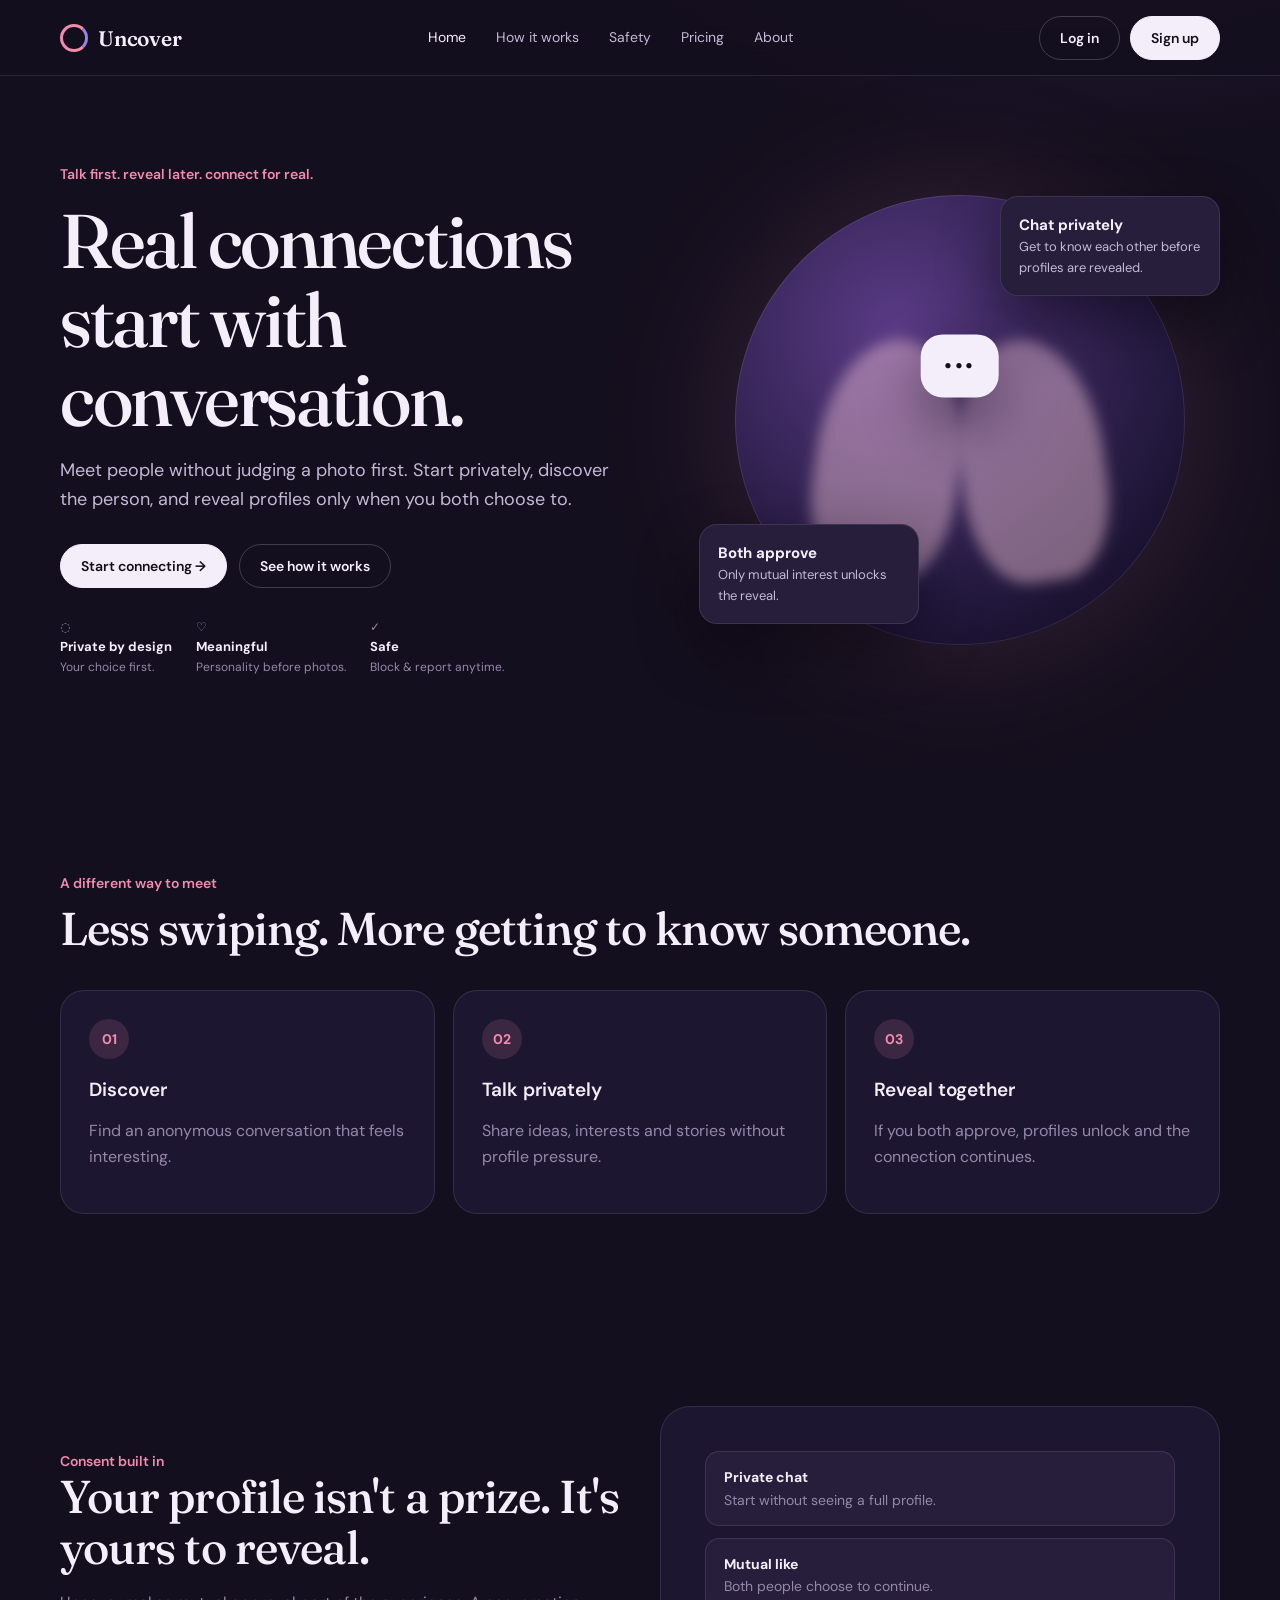
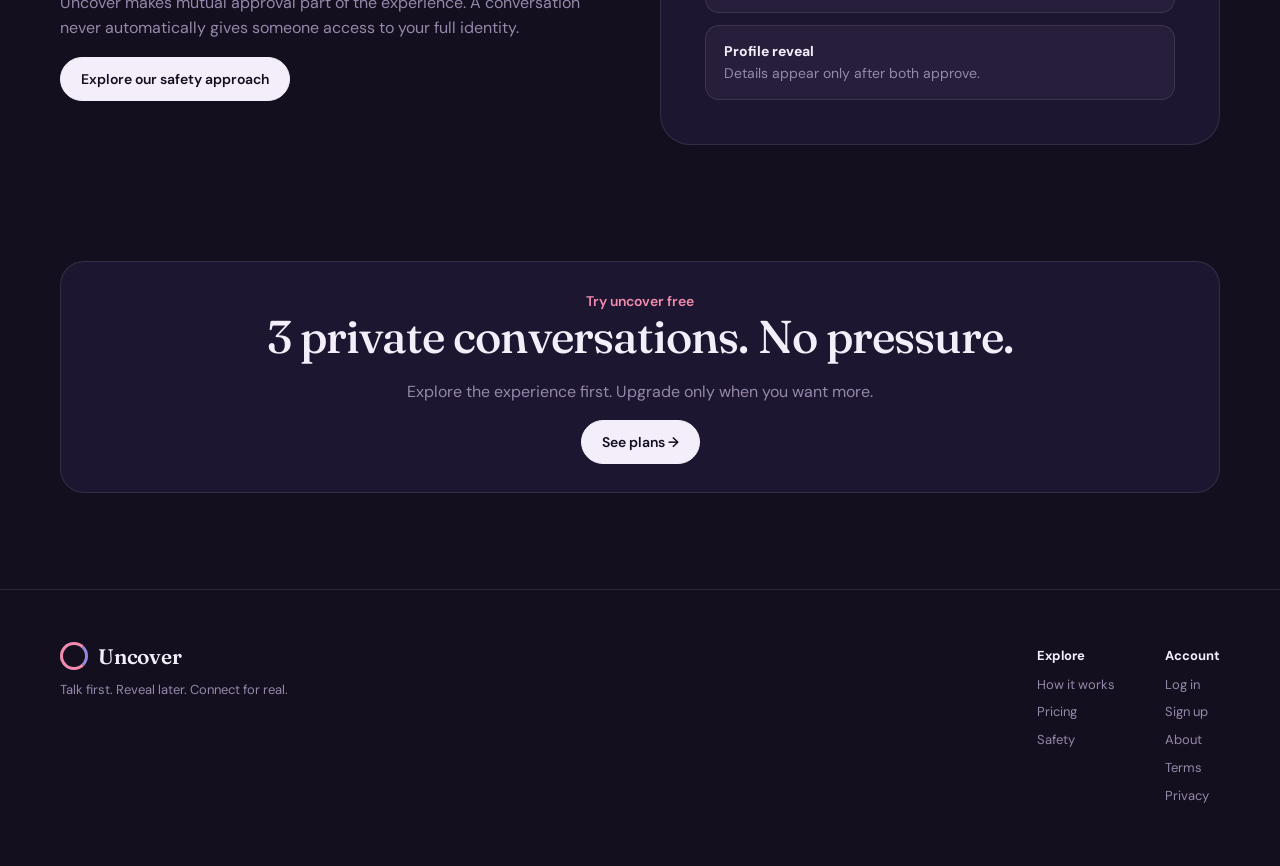
<file: index.html>
<!doctype html><html lang="en"><head><meta charset="utf-8"><meta name="viewport" content="width=device-width,initial-scale=1"><title>Uncover — Talk first. Reveal later.</title><meta name="description" content="A private-first way to meet, chat and connect."><link rel="stylesheet" href="styles.css"></head><body>
<header class="nav"><div class="container"><a class="brand" href="index.html"><span class="brand-mark"></span>Uncover</a><nav class="navlinks"><a class="active" href="index.html">Home</a><a href="how-it-works.html">How it works</a><a href="safety.html">Safety</a><a href="pricing.html">Pricing</a><a href="about.html">About</a></nav><div class="actions"><a class="btn outline" href="login.html">Log in</a><a class="btn dark" href="signup.html">Sign up</a></div></div></header>
<main><section class="hero"><div class="container hero-grid"><div><p class="eyebrow">Talk first. Reveal later. Connect for real.</p><h1>Real connections start with <em>conversation.</em></h1><p class="lead">Meet people without judging a photo first. Start privately, discover the person, and reveal profiles only when you both choose to.</p><div class="cta"><a class="btn dark" href="signup.html">Start connecting →</a><a href="how-it-works.html" class="btn outline">See how it works</a></div><div class="mini-trust"><div>◌ <strong>Private by design</strong> Your choice first.</div><div>♡ <strong>Meaningful</strong> Personality before photos.</div><div>✓ <strong>Safe</strong> Block & report anytime.</div></div></div><div class="art"><div class="orb"><div class="bubble">•••</div></div><div class="floating f1"><b>Chat privately</b>Get to know each other before profiles are revealed.</div><div class="floating f2"><b>Both approve</b>Only mutual interest unlocks the reveal.</div></div></div></section>
<section class="section"><div class="container"><p class="eyebrow">A different way to meet</p><h2 style="font:500 48px 'Playfair Display',serif;margin:10px 0 35px">Less swiping. More getting to know someone.</h2><div class="steps"><article class="card"><div class="number">01</div><h3>Discover</h3><p class="muted">Find an anonymous conversation that feels interesting.</p></article><article class="card"><div class="number">02</div><h3>Talk privately</h3><p class="muted">Share ideas, interests and stories without profile pressure.</p></article><article class="card"><div class="number">03</div><h3>Reveal together</h3><p class="muted">If you both approve, profiles unlock and the connection continues.</p></article></div></div></section>
<section class="section"><div class="container reveal-grid"><div><p class="eyebrow">Consent built in</p><h2>Your profile isn't a prize. It's yours to reveal.</h2><p class="muted">Uncover makes mutual approval part of the experience. A conversation never automatically gives someone access to your full identity.</p><a class="btn dark" href="safety.html">Explore our safety approach</a></div><div class="reveal"><div class="privacy-list"><div><b>Private chat</b><br><span class="muted">Start without seeing a full profile.</span></div><div><b>Mutual like</b><br><span class="muted">Both people choose to continue.</span></div><div><b>Profile reveal</b><br><span class="muted">Details appear only after both approve.</span></div></div></div></div></section>
<section class="section" style="padding-top:20px"><div class="container card" style="text-align:center"><p class="eyebrow">Try Uncover free</p><h2 style="font:500 42px 'Playfair Display',serif">3 private conversations. No pressure.</h2><p class="muted">Explore the experience first. Upgrade only when you want more.</p><a class="btn dark" href="pricing.html">See plans →</a></div></section></main>
<footer class="footer"><div class="container footer-grid"><div><div class="brand"><span class="brand-mark"></span>Uncover</div><p>Talk first. Reveal later. Connect for real.</p></div><div><b>Explore</b><a href="how-it-works.html">How it works</a><a href="pricing.html">Pricing</a><a href="safety.html">Safety</a></div><div><b>Account</b><a href="login.html">Log in</a><a href="signup.html">Sign up</a><a href="about.html">About</a><a href="terms.html">Terms</a><a href="privacy.html">Privacy</a></div></div></footer><div id="toast" class="toast"></div></body></html>
</file>
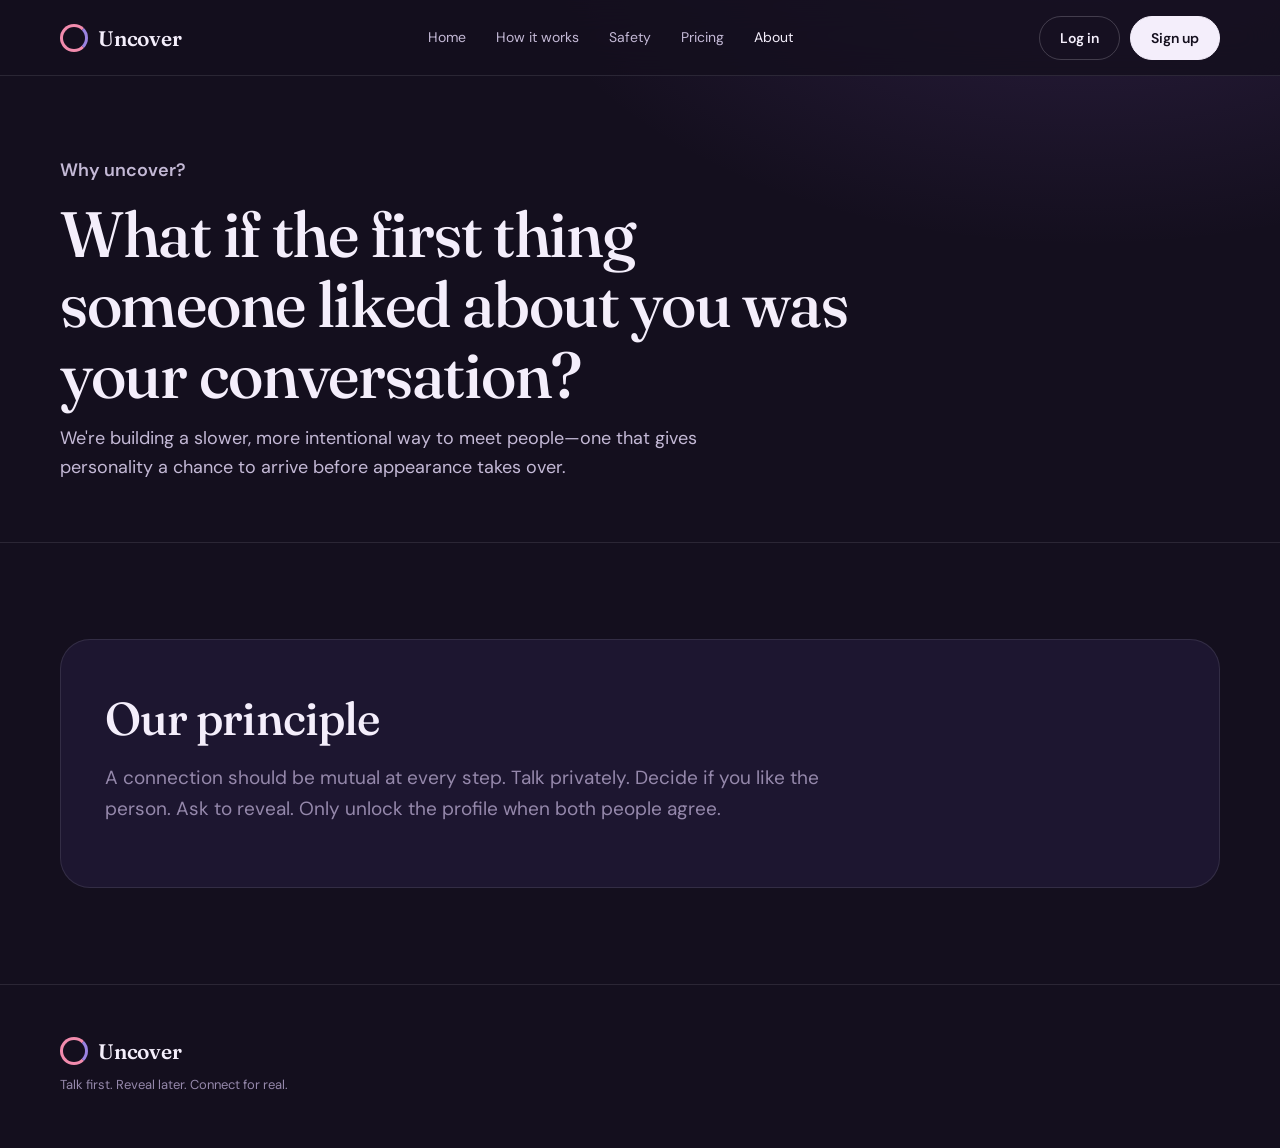
<file: about.html>
<!doctype html><html lang="en"><head><meta charset="utf-8"><meta name="viewport" content="width=device-width,initial-scale=1"><title>About — Uncover</title><link rel="stylesheet" href="styles.css"></head><body><header class="nav"><div class="container"><a class="brand" href="index.html"><span class="brand-mark"></span>Uncover</a><nav class="navlinks"><a href="index.html">Home</a><a href="how-it-works.html">How it works</a><a href="safety.html">Safety</a><a href="pricing.html">Pricing</a><a class="active" href="about.html">About</a></nav><div class="actions"><a class="btn outline" href="login.html">Log in</a><a class="btn dark" href="signup.html">Sign up</a></div></div></header><main><section class="page-hero"><div class="container"><p class="eyebrow">Why Uncover?</p><h1>What if the first thing someone liked about you was your conversation?</h1><p>We're building a slower, more intentional way to meet people—one that gives personality a chance to arrive before appearance takes over.</p></div></section><section class="section"><div class="container reveal"><h2>Our principle</h2><p class="muted" style="font-size:19px;max-width:760px">A connection should be mutual at every step. Talk privately. Decide if you like the person. Ask to reveal. Only unlock the profile when both people agree.</p></div></section></main><footer class="footer"><div class="container"><div class="brand"><span class="brand-mark"></span>Uncover</div><p>Talk first. Reveal later. Connect for real.</p></div></footer></body></html>
</file>
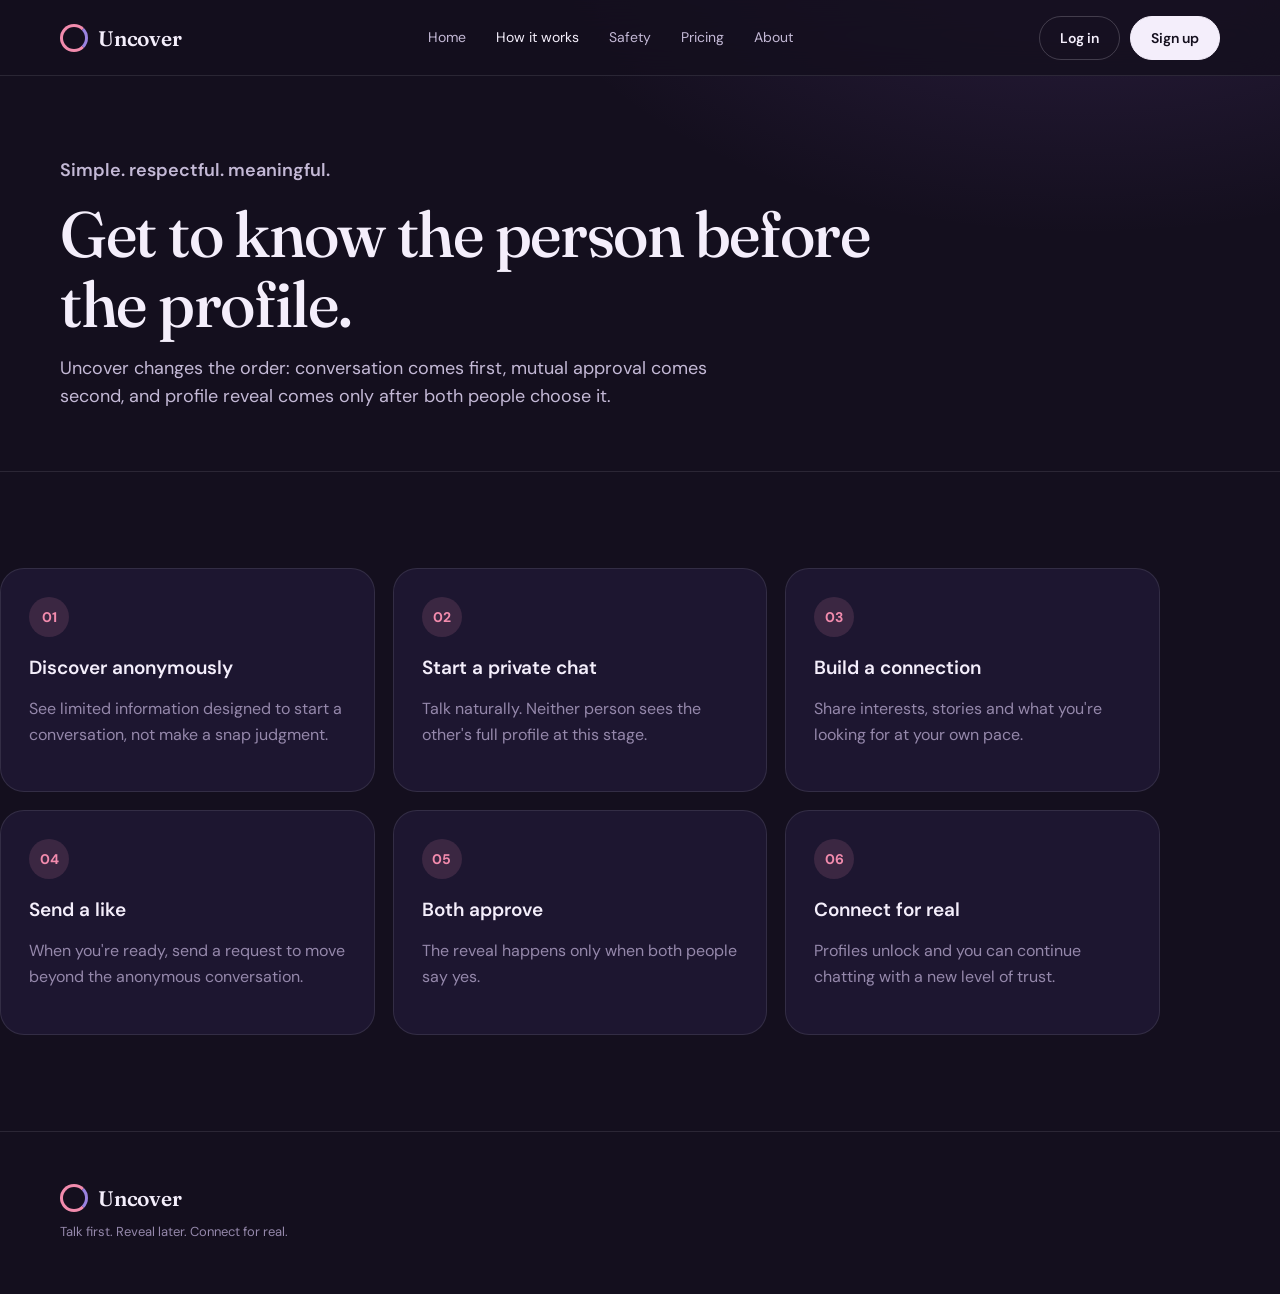
<file: how-it-works.html>
<!doctype html><html lang="en"><head><meta charset="utf-8"><meta name="viewport" content="width=device-width,initial-scale=1"><title>How It Works — Uncover</title><link rel="stylesheet" href="styles.css"></head><body><header class="nav"><div class="container"><a class="brand" href="index.html"><span class="brand-mark"></span>Uncover</a><nav class="navlinks"><a href="index.html">Home</a><a class="active" href="how-it-works.html">How it works</a><a href="safety.html">Safety</a><a href="pricing.html">Pricing</a><a href="about.html">About</a></nav><div class="actions"><a class="btn outline" href="login.html">Log in</a><a class="btn dark" href="signup.html">Sign up</a></div></div></header><main><section class="page-hero"><div class="container"><p class="eyebrow">Simple. Respectful. Meaningful.</p><h1>Get to know the person before the profile.</h1><p>Uncover changes the order: conversation comes first, mutual approval comes second, and profile reveal comes only after both people choose it.</p></div></section><section class="section"><div class="container steps"><article class="card"><div class="number">01</div><h3>Discover anonymously</h3><p class="muted">See limited information designed to start a conversation, not make a snap judgment.</p></article><article class="card"><div class="number">02</div><h3>Start a private chat</h3><p class="muted">Talk naturally. Neither person sees the other's full profile at this stage.</p></article><article class="card"><div class="number">03</div><h3>Build a connection</h3><p class="muted">Share interests, stories and what you're looking for at your own pace.</p></article><article class="card"><div class="number">04</div><h3>Send a like</h3><p class="muted">When you're ready, send a request to move beyond the anonymous conversation.</p></article><article class="card"><div class="number">05</div><h3>Both approve</h3><p class="muted">The reveal happens only when both people say yes.</p></article><article class="card"><div class="number">06</div><h3>Connect for real</h3><p class="muted">Profiles unlock and you can continue chatting with a new level of trust.</p></article></div></section></main><footer class="footer"><div class="container"><div class="brand"><span class="brand-mark"></span>Uncover</div><p>Talk first. Reveal later. Connect for real.</p></div></footer></body></html>
</file>
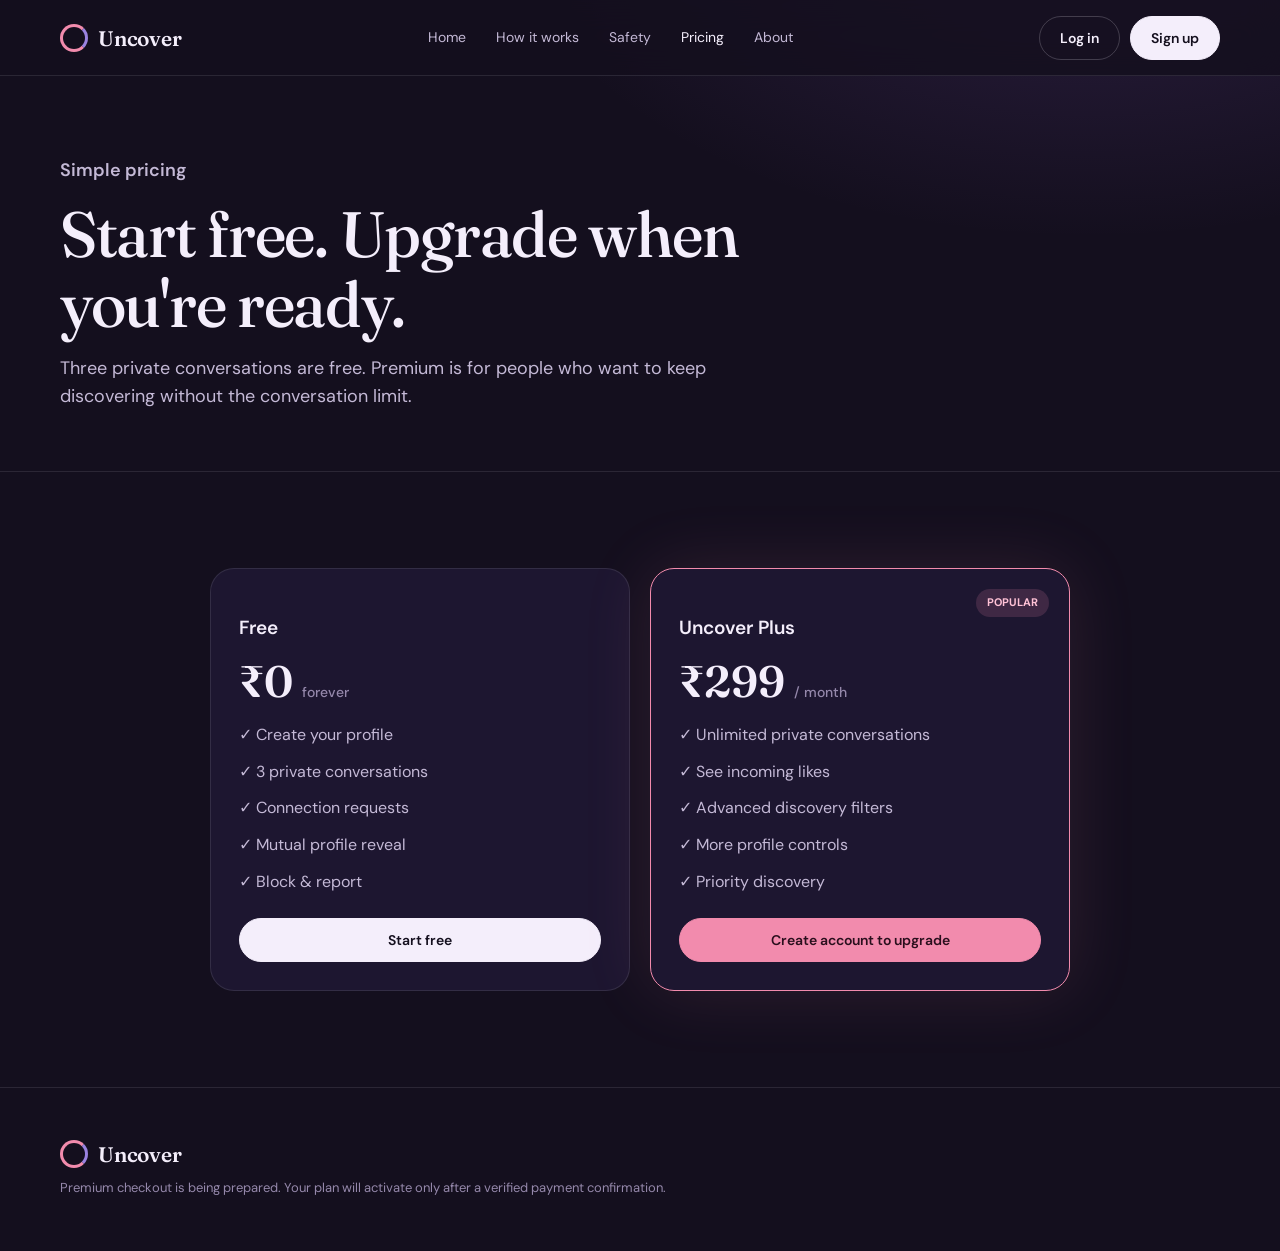
<file: pricing.html>
<!doctype html><html lang="en"><head><meta charset="utf-8"><meta name="viewport" content="width=device-width,initial-scale=1"><title>Pricing — Uncover</title><link rel="stylesheet" href="styles.css"></head><body><header class="nav"><div class="container"><a class="brand" href="index.html"><span class="brand-mark"></span>Uncover</a><nav class="navlinks"><a href="index.html">Home</a><a href="how-it-works.html">How it works</a><a href="safety.html">Safety</a><a class="active" href="pricing.html">Pricing</a><a href="about.html">About</a></nav><div class="actions"><a class="btn outline" href="login.html">Log in</a><a class="btn dark" href="signup.html">Sign up</a></div></div></header><main><section class="page-hero"><div class="container"><p class="eyebrow">Simple pricing</p><h1>Start free. Upgrade when you're ready.</h1><p>Three private conversations are free. Premium is for people who want to keep discovering without the conversation limit.</p></div></section><section class="section"><div class="container plans"><article class="card plan"><h3>Free</h3><div class="price">₹0 <small>forever</small></div><ul><li>✓ Create your profile</li><li>✓ 3 private conversations</li><li>✓ Connection requests</li><li>✓ Mutual profile reveal</li><li>✓ Block & report</li></ul><a class="btn dark full" href="signup.html">Start free</a></article><article class="card plan featured"><span class="badge">POPULAR</span><h3>Uncover Plus</h3><div class="price">₹299 <small>/ month</small></div><ul><li>✓ Unlimited private conversations</li><li>✓ See incoming likes</li><li>✓ Advanced discovery filters</li><li>✓ More profile controls</li><li>✓ Priority discovery</li></ul><a class="btn rose full" href="signup.html">Create account to upgrade</a></article></div></section></main><footer class="footer"><div class="container"><div class="brand"><span class="brand-mark"></span>Uncover</div><p>Premium checkout is being prepared. Your plan will activate only after a verified payment confirmation.</p></div></footer></body></html>
</file>
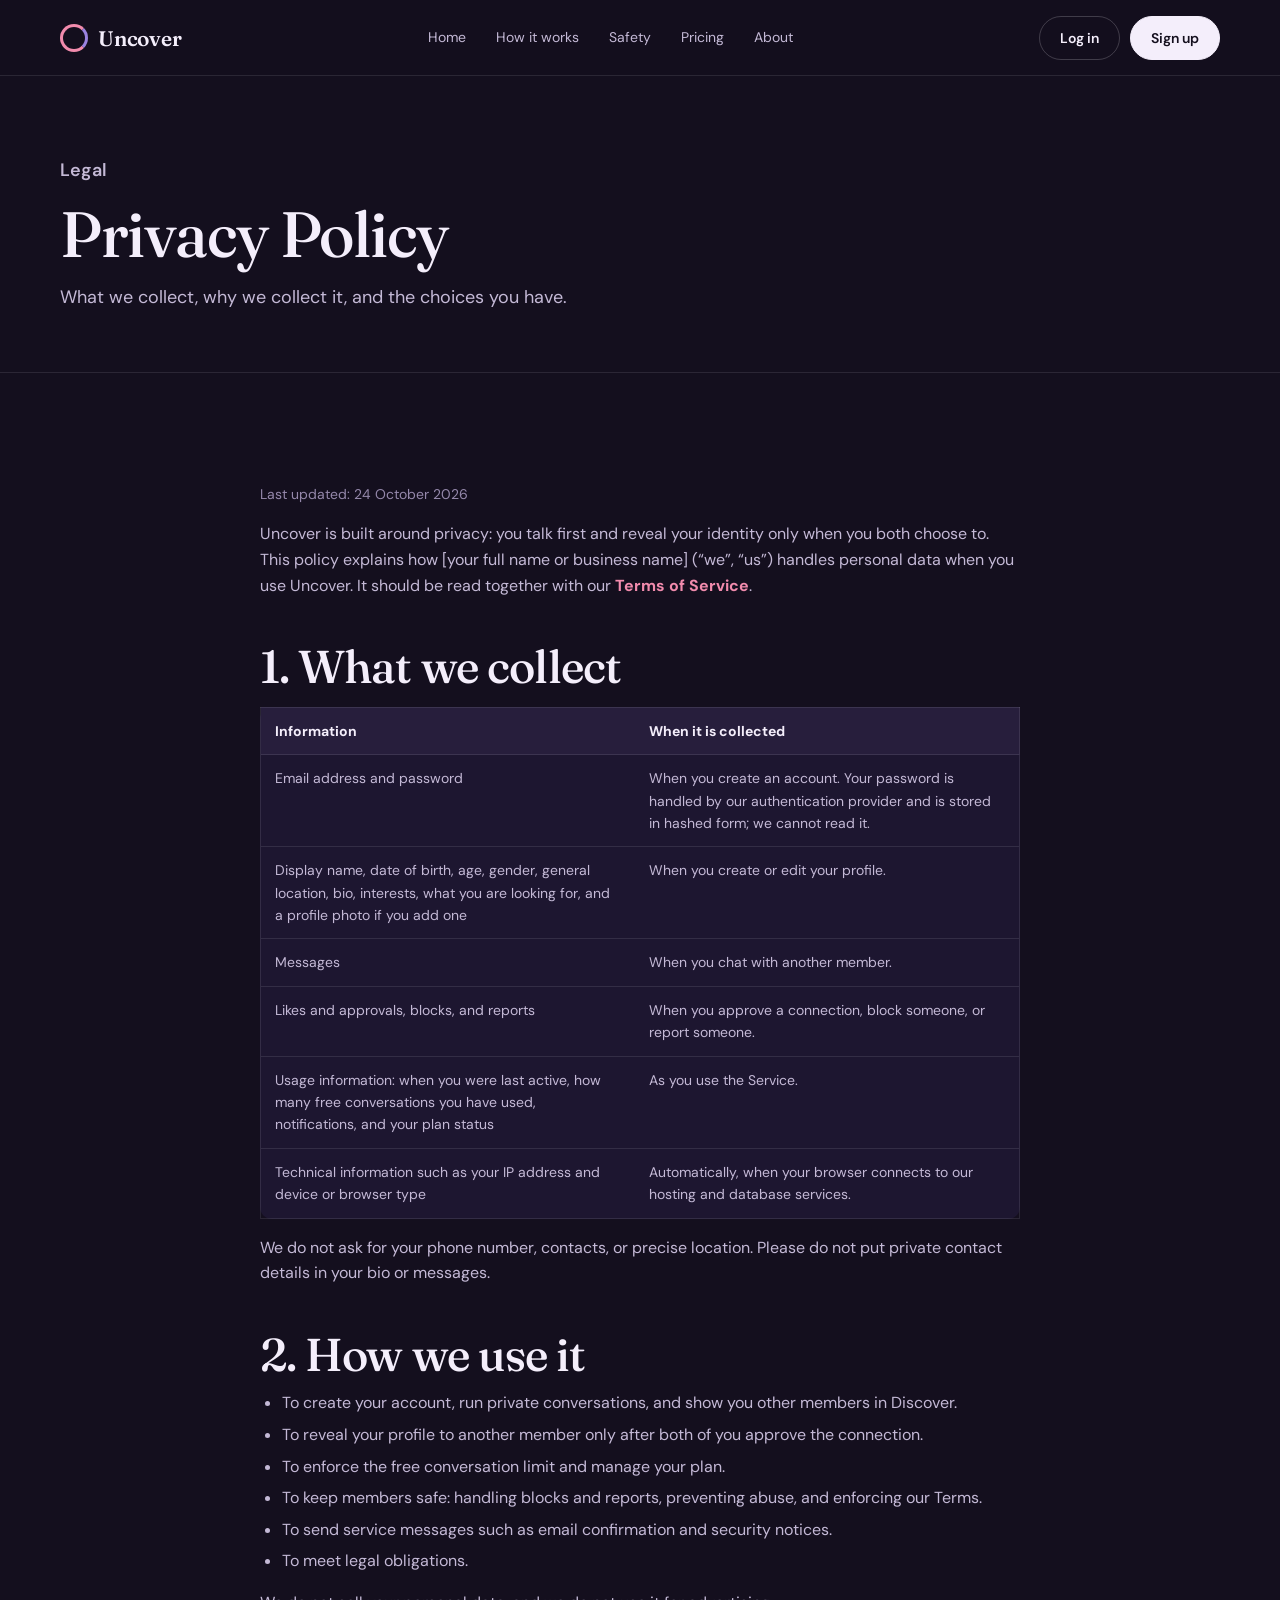
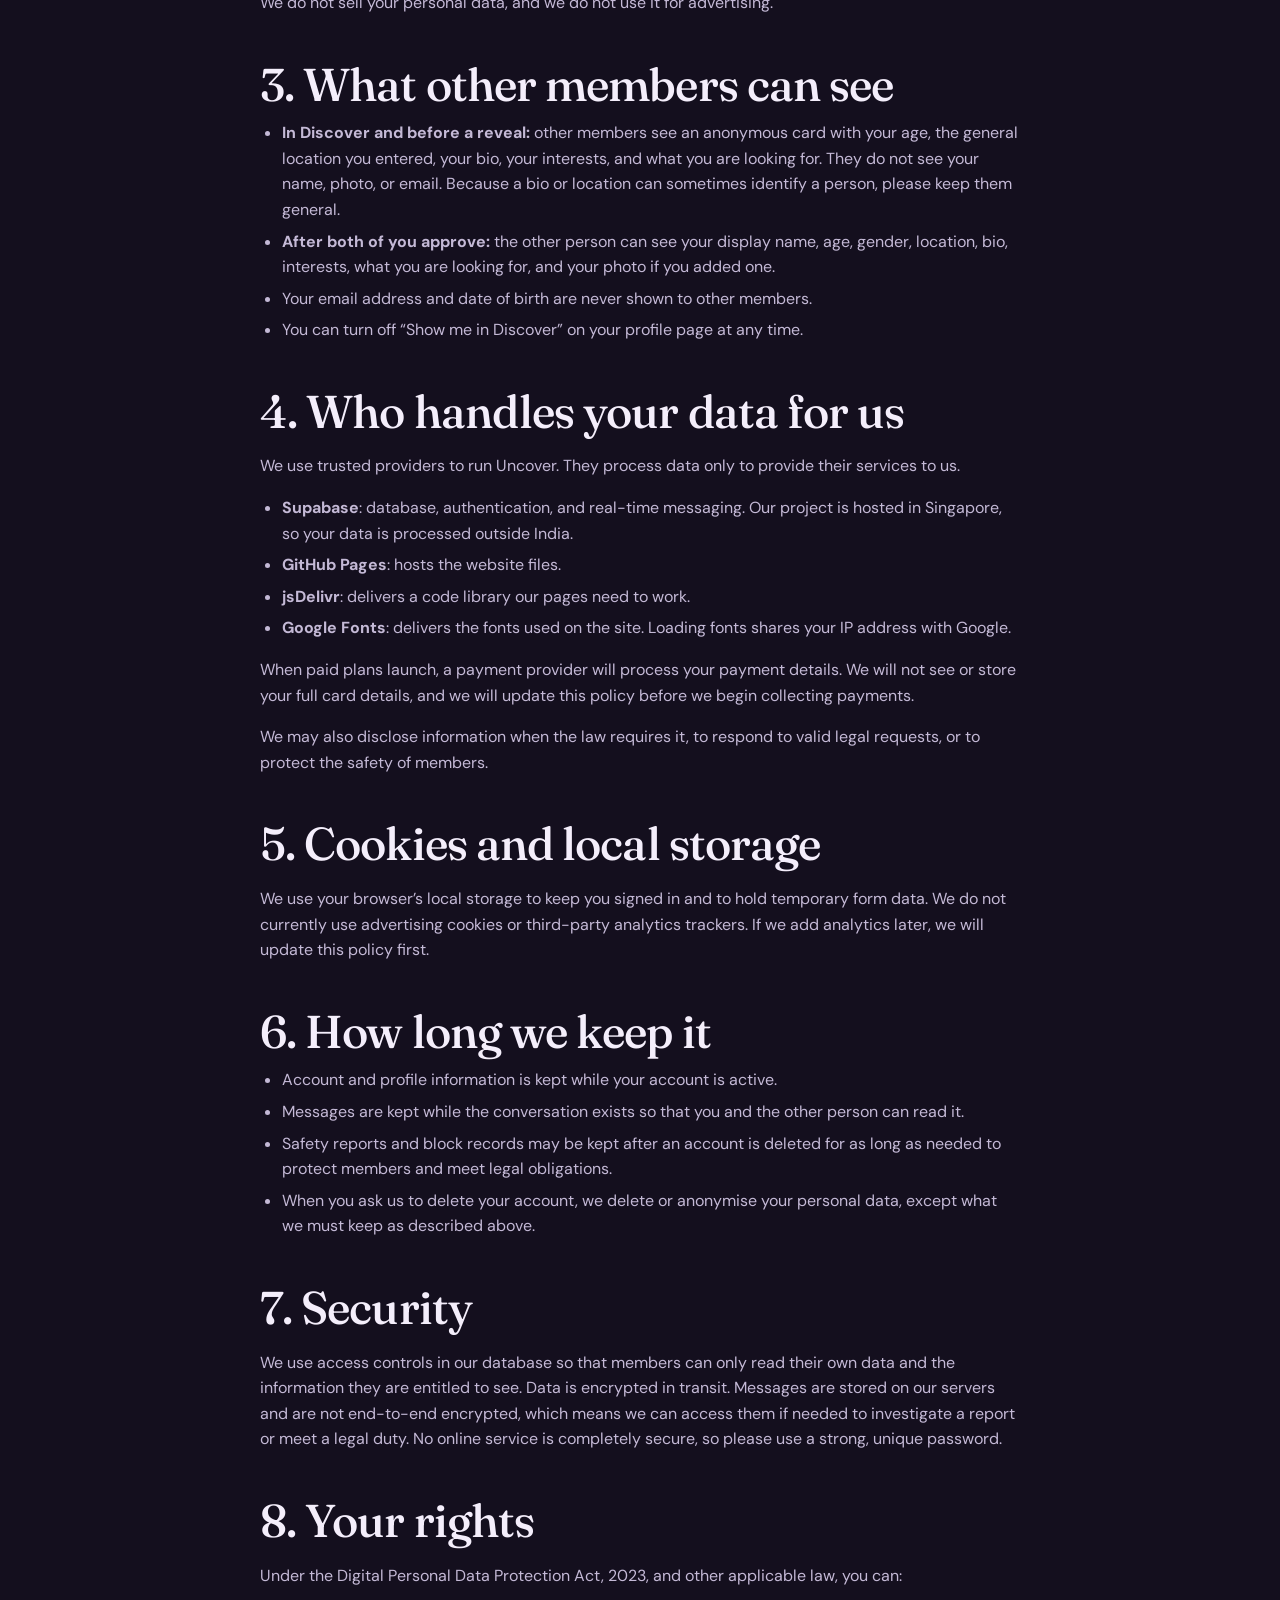
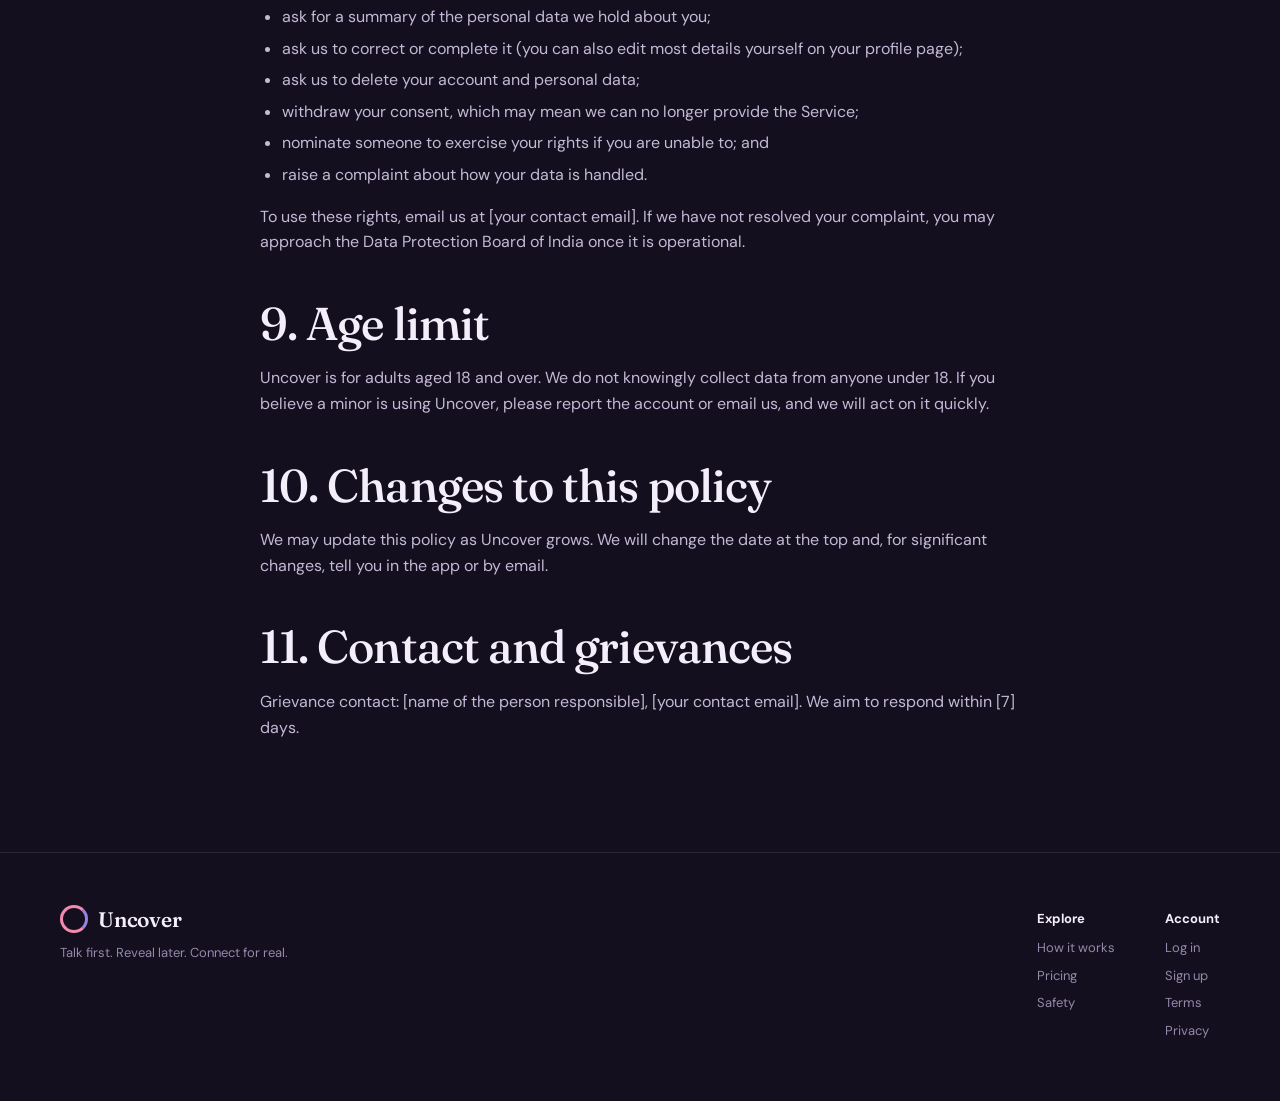
<file: privacy.html>
<!doctype html><html lang="en"><head><meta charset="utf-8"><meta name="viewport" content="width=device-width,initial-scale=1"><title>Privacy Policy — Uncover</title><link rel="stylesheet" href="styles.css"><style>
.legal{max-width:760px}
.legal h2{font:500 28px 'Playfair Display',serif;margin:44px 0 10px}
.legal p,.legal li{color:#49434b;font-size:16px}
.legal ul{padding-left:22px;margin:10px 0}
.legal li{margin:6px 0}
.legal .updated{color:var(--muted);font-size:14px}
.legal .tablewrap{overflow-x:auto;margin:14px 0}
.legal table{border-collapse:collapse;width:100%;min-width:560px;background:#fff;border:1px solid var(--line);border-radius:12px}
.legal th,.legal td{text-align:left;vertical-align:top;padding:12px 14px;border-bottom:1px solid var(--line);font-size:14px;color:#49434b}
.legal th{font-weight:700;color:var(--ink);background:#faf8f9}
</style></head><body>
<!-- TODO before launch: replace every [bracketed placeholder] and have a lawyer review this page. Update it whenever you add analytics, payments, or new data fields. -->
<header class="nav"><div class="container"><a class="brand" href="index.html"><span class="brand-mark"></span>Uncover</a><nav class="navlinks"><a href="index.html">Home</a><a href="how-it-works.html">How it works</a><a href="safety.html">Safety</a><a href="pricing.html">Pricing</a><a href="about.html">About</a></nav><div class="actions"><a class="btn outline" href="login.html">Log in</a><a class="btn dark" href="signup.html">Sign up</a></div></div></header>
<main>
<section class="page-hero"><div class="container"><p class="eyebrow">Legal</p><h1>Privacy Policy</h1><p>What we collect, why we collect it, and the choices you have.</p></div></section>
<section class="section"><div class="container legal">
<p class="updated">Last updated: 24 October 2026</p>
<p>Uncover is built around privacy: you talk first and reveal your identity only when you both choose to. This policy explains how [your full name or business name] (“we”, “us”) handles personal data when you use Uncover. It should be read together with our <a href="terms.html"><b>Terms of Service</b></a>.</p>

<h2>1. What we collect</h2>
<div class="tablewrap"><table>
<thead><tr><th>Information</th><th>When it is collected</th></tr></thead>
<tbody>
<tr><td>Email address and password</td><td>When you create an account. Your password is handled by our authentication provider and is stored in hashed form; we cannot read it.</td></tr>
<tr><td>Display name, date of birth, age, gender, general location, bio, interests, what you are looking for, and a profile photo if you add one</td><td>When you create or edit your profile.</td></tr>
<tr><td>Messages</td><td>When you chat with another member.</td></tr>
<tr><td>Likes and approvals, blocks, and reports</td><td>When you approve a connection, block someone, or report someone.</td></tr>
<tr><td>Usage information: when you were last active, how many free conversations you have used, notifications, and your plan status</td><td>As you use the Service.</td></tr>
<tr><td>Technical information such as your IP address and device or browser type</td><td>Automatically, when your browser connects to our hosting and database services.</td></tr>
</tbody></table></div>
<p>We do not ask for your phone number, contacts, or precise location. Please do not put private contact details in your bio or messages.</p>

<h2>2. How we use it</h2>
<ul>
<li>To create your account, run private conversations, and show you other members in Discover.</li>
<li>To reveal your profile to another member only after both of you approve the connection.</li>
<li>To enforce the free conversation limit and manage your plan.</li>
<li>To keep members safe: handling blocks and reports, preventing abuse, and enforcing our Terms.</li>
<li>To send service messages such as email confirmation and security notices.</li>
<li>To meet legal obligations.</li>
</ul>
<p>We do not sell your personal data, and we do not use it for advertising.</p>

<h2>3. What other members can see</h2>
<ul>
<li><b>In Discover and before a reveal:</b> other members see an anonymous card with your age, the general location you entered, your bio, your interests, and what you are looking for. They do not see your name, photo, or email. Because a bio or location can sometimes identify a person, please keep them general.</li>
<li><b>After both of you approve:</b> the other person can see your display name, age, gender, location, bio, interests, what you are looking for, and your photo if you added one.</li>
<li>Your email address and date of birth are never shown to other members.</li>
<li>You can turn off “Show me in Discover” on your profile page at any time.</li>
</ul>

<h2>4. Who handles your data for us</h2>
<p>We use trusted providers to run Uncover. They process data only to provide their services to us.</p>
<ul>
<li><b>Supabase</b>: database, authentication, and real-time messaging. Our project is hosted in Singapore, so your data is processed outside India.</li>
<li><b>GitHub Pages</b>: hosts the website files.</li>
<li><b>jsDelivr</b>: delivers a code library our pages need to work.</li>
<li><b>Google Fonts</b>: delivers the fonts used on the site. Loading fonts shares your IP address with Google.</li>
</ul>
<p>When paid plans launch, a payment provider will process your payment details. We will not see or store your full card details, and we will update this policy before we begin collecting payments.</p>
<p>We may also disclose information when the law requires it, to respond to valid legal requests, or to protect the safety of members.</p>

<h2>5. Cookies and local storage</h2>
<p>We use your browser’s local storage to keep you signed in and to hold temporary form data. We do not currently use advertising cookies or third-party analytics trackers. If we add analytics later, we will update this policy first.</p>

<h2>6. How long we keep it</h2>
<ul>
<li>Account and profile information is kept while your account is active.</li>
<li>Messages are kept while the conversation exists so that you and the other person can read it.</li>
<li>Safety reports and block records may be kept after an account is deleted for as long as needed to protect members and meet legal obligations.</li>
<li>When you ask us to delete your account, we delete or anonymise your personal data, except what we must keep as described above.</li>
</ul>

<h2>7. Security</h2>
<p>We use access controls in our database so that members can only read their own data and the information they are entitled to see. Data is encrypted in transit. Messages are stored on our servers and are not end-to-end encrypted, which means we can access them if needed to investigate a report or meet a legal duty. No online service is completely secure, so please use a strong, unique password.</p>

<h2>8. Your rights</h2>
<p>Under the Digital Personal Data Protection Act, 2023, and other applicable law, you can:</p>
<ul>
<li>ask for a summary of the personal data we hold about you;</li>
<li>ask us to correct or complete it (you can also edit most details yourself on your profile page);</li>
<li>ask us to delete your account and personal data;</li>
<li>withdraw your consent, which may mean we can no longer provide the Service;</li>
<li>nominate someone to exercise your rights if you are unable to; and</li>
<li>raise a complaint about how your data is handled.</li>
</ul>
<p>To use these rights, email us at [your contact email]. If we have not resolved your complaint, you may approach the Data Protection Board of India once it is operational.</p>

<h2>9. Age limit</h2>
<p>Uncover is for adults aged 18 and over. We do not knowingly collect data from anyone under 18. If you believe a minor is using Uncover, please report the account or email us, and we will act on it quickly.</p>

<h2>10. Changes to this policy</h2>
<p>We may update this policy as Uncover grows. We will change the date at the top and, for significant changes, tell you in the app or by email.</p>

<h2>11. Contact and grievances</h2>
<p>Grievance contact: [name of the person responsible], [your contact email]. We aim to respond within [7] days.</p>
</div></section>
</main>
<footer class="footer"><div class="container footer-grid"><div><div class="brand"><span class="brand-mark"></span>Uncover</div><p>Talk first. Reveal later. Connect for real.</p></div><div><b>Explore</b><a href="how-it-works.html">How it works</a><a href="pricing.html">Pricing</a><a href="safety.html">Safety</a></div><div><b>Account</b><a href="login.html">Log in</a><a href="signup.html">Sign up</a><a href="terms.html">Terms</a><a href="privacy.html">Privacy</a></div></div></footer>
</body></html>
</file>
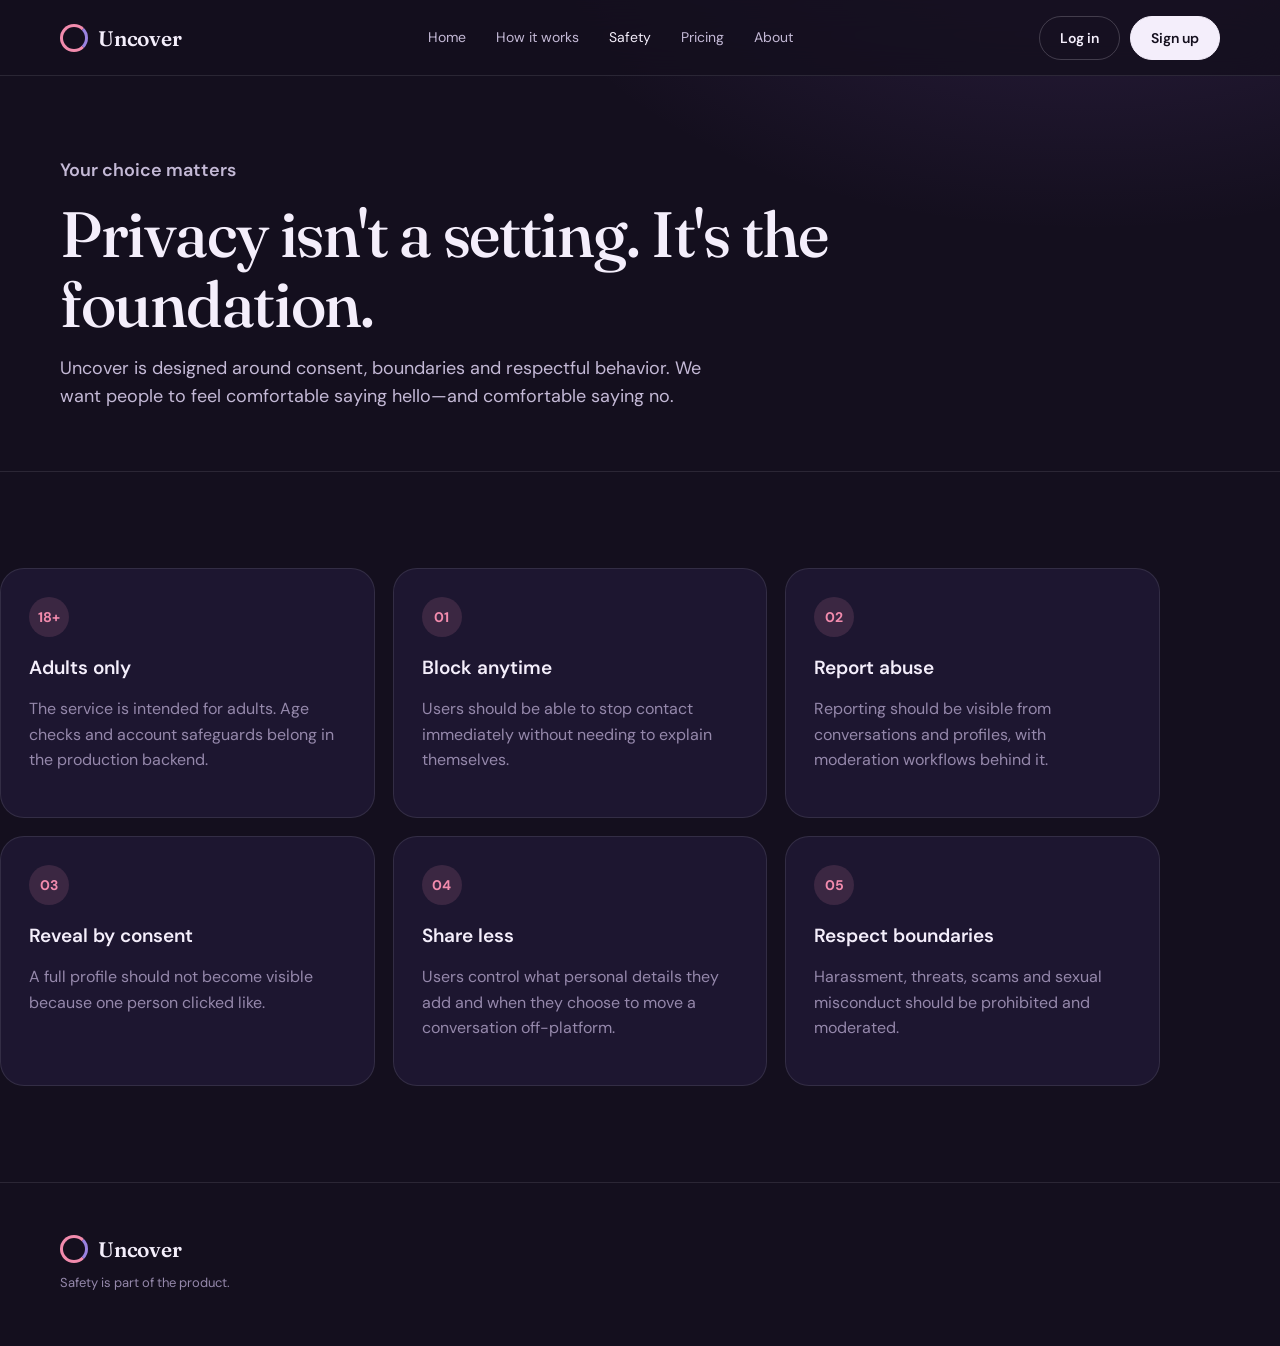
<file: safety.html>
<!doctype html><html lang="en"><head><meta charset="utf-8"><meta name="viewport" content="width=device-width,initial-scale=1"><title>Safety & Privacy — Uncover</title><link rel="stylesheet" href="styles.css"></head><body><header class="nav"><div class="container"><a class="brand" href="index.html"><span class="brand-mark"></span>Uncover</a><nav class="navlinks"><a href="index.html">Home</a><a href="how-it-works.html">How it works</a><a class="active" href="safety.html">Safety</a><a href="pricing.html">Pricing</a><a href="about.html">About</a></nav><div class="actions"><a class="btn outline" href="login.html">Log in</a><a class="btn dark" href="signup.html">Sign up</a></div></div></header><main><section class="page-hero"><div class="container"><p class="eyebrow">Your choice matters</p><h1>Privacy isn't a setting. It's the foundation.</h1><p>Uncover is designed around consent, boundaries and respectful behavior. We want people to feel comfortable saying hello—and comfortable saying no.</p></div></section><section class="section"><div class="container steps"><article class="card"><div class="number">18+</div><h3>Adults only</h3><p class="muted">The service is intended for adults. Age checks and account safeguards belong in the production backend.</p></article><article class="card"><div class="number">01</div><h3>Block anytime</h3><p class="muted">Users should be able to stop contact immediately without needing to explain themselves.</p></article><article class="card"><div class="number">02</div><h3>Report abuse</h3><p class="muted">Reporting should be visible from conversations and profiles, with moderation workflows behind it.</p></article><article class="card"><div class="number">03</div><h3>Reveal by consent</h3><p class="muted">A full profile should not become visible because one person clicked like.</p></article><article class="card"><div class="number">04</div><h3>Share less</h3><p class="muted">Users control what personal details they add and when they choose to move a conversation off-platform.</p></article><article class="card"><div class="number">05</div><h3>Respect boundaries</h3><p class="muted">Harassment, threats, scams and sexual misconduct should be prohibited and moderated.</p></article></div></section></main><footer class="footer"><div class="container"><div class="brand"><span class="brand-mark"></span>Uncover</div><p>Safety is part of the product.</p></div></footer></body></html>
</file>
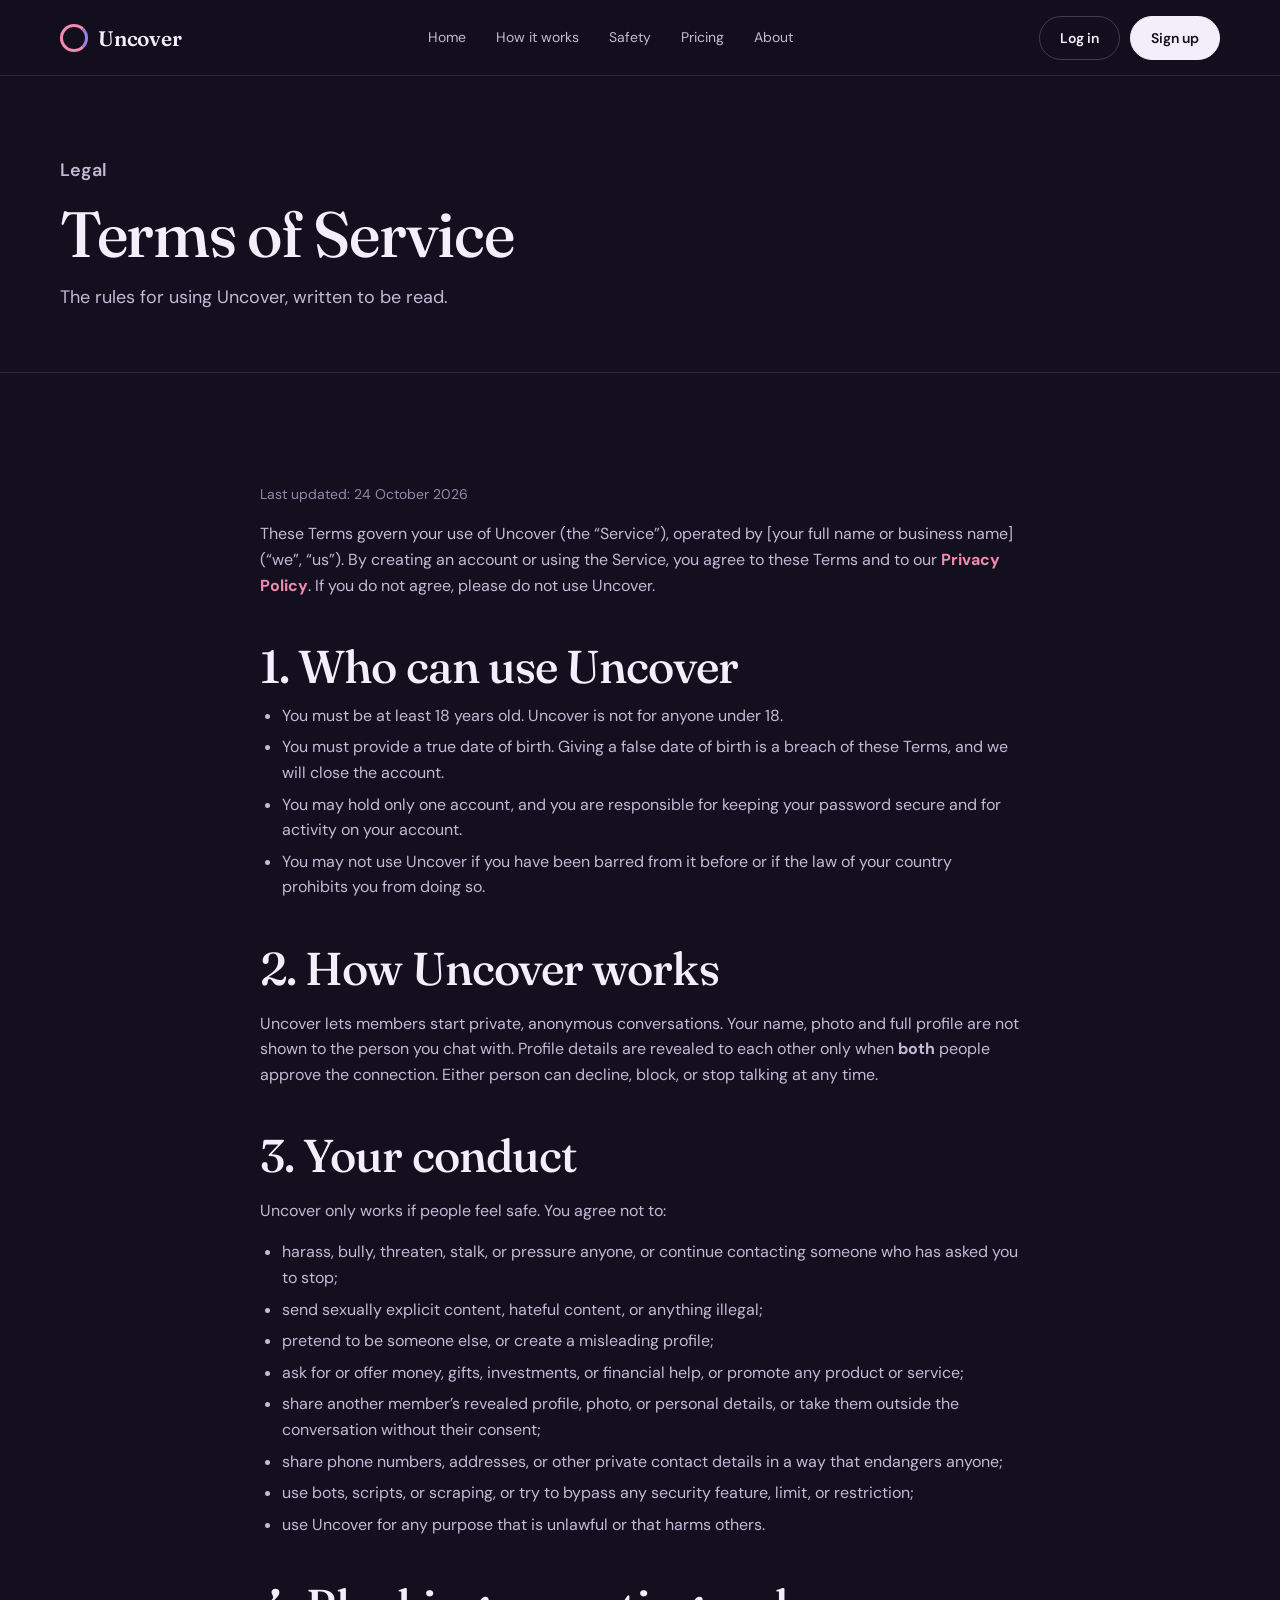
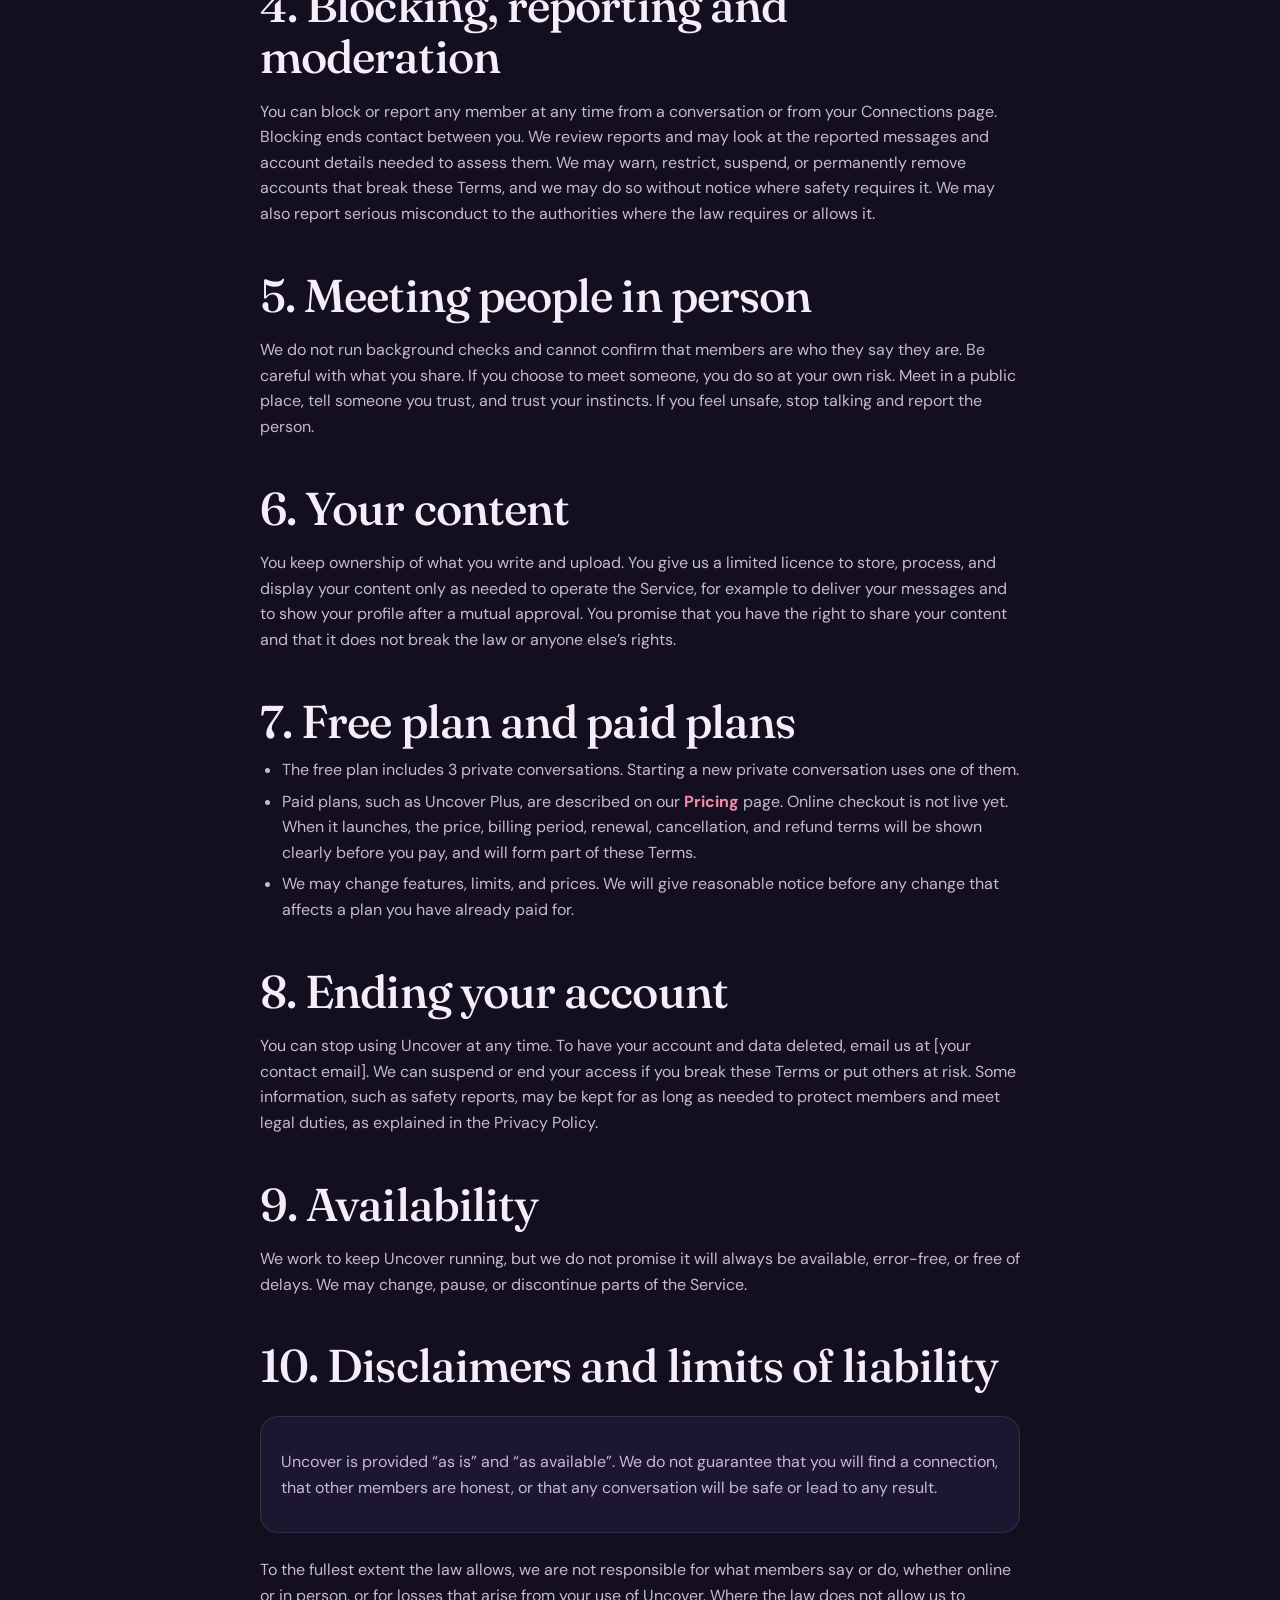
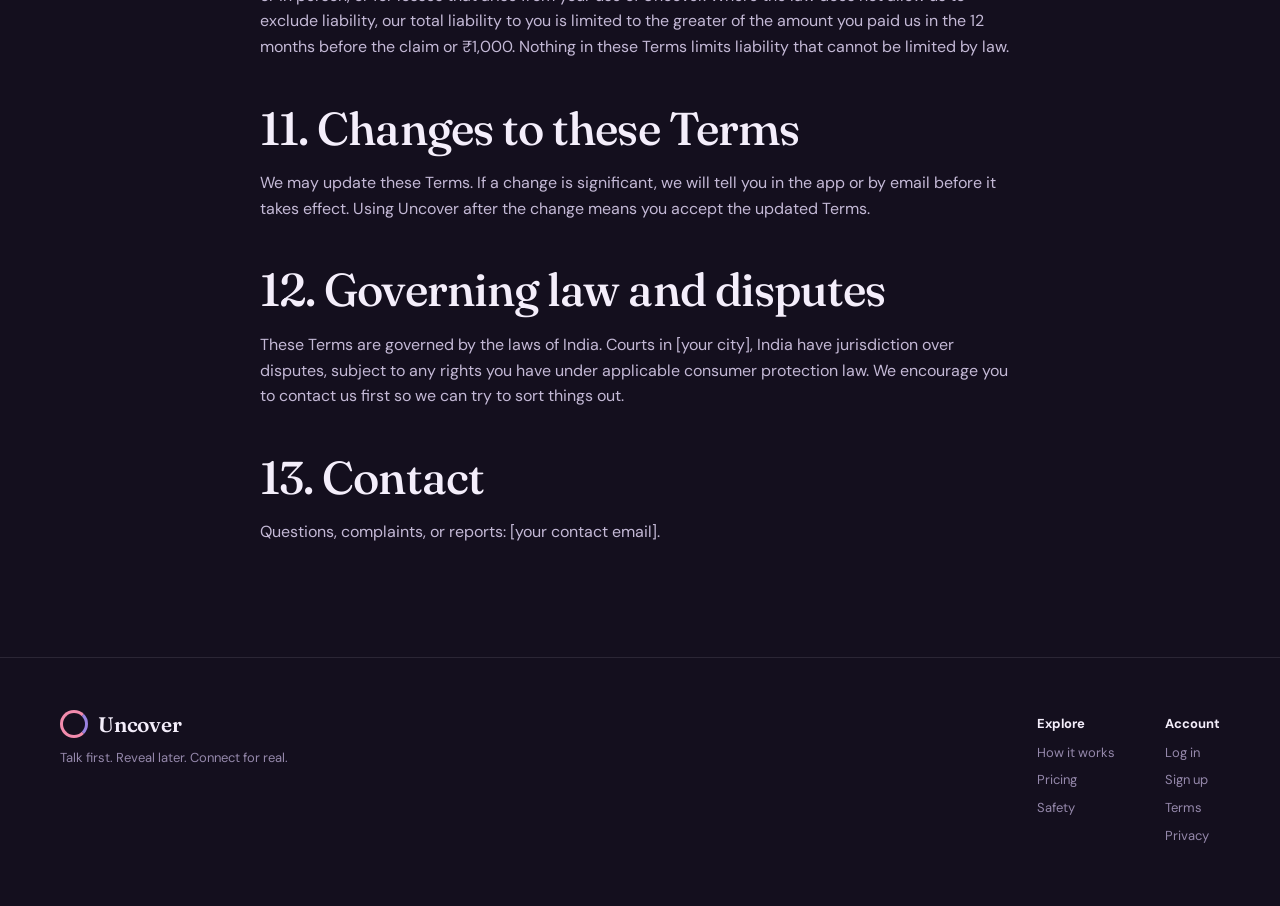
<file: terms.html>
<!doctype html><html lang="en"><head><meta charset="utf-8"><meta name="viewport" content="width=device-width,initial-scale=1"><title>Terms of Service — Uncover</title><link rel="stylesheet" href="styles.css"><style>
.legal{max-width:760px}
.legal h2{font:500 28px 'Playfair Display',serif;margin:44px 0 10px}
.legal p,.legal li{color:#49434b;font-size:16px}
.legal ul{padding-left:22px;margin:10px 0}
.legal li{margin:6px 0}
.legal .updated{color:var(--muted);font-size:14px}
.legal .note{background:#fff;border:1px solid var(--line);border-radius:18px;padding:16px 20px;margin:24px 0}
</style></head><body>
<!-- TODO before launch: replace every [bracketed placeholder] and have a lawyer review this page. -->
<header class="nav"><div class="container"><a class="brand" href="index.html"><span class="brand-mark"></span>Uncover</a><nav class="navlinks"><a href="index.html">Home</a><a href="how-it-works.html">How it works</a><a href="safety.html">Safety</a><a href="pricing.html">Pricing</a><a href="about.html">About</a></nav><div class="actions"><a class="btn outline" href="login.html">Log in</a><a class="btn dark" href="signup.html">Sign up</a></div></div></header>
<main>
<section class="page-hero"><div class="container"><p class="eyebrow">Legal</p><h1>Terms of Service</h1><p>The rules for using Uncover, written to be read.</p></div></section>
<section class="section"><div class="container legal">
<p class="updated">Last updated: 24 October 2026</p>
<p>These Terms govern your use of Uncover (the “Service”), operated by [your full name or business name] (“we”, “us”). By creating an account or using the Service, you agree to these Terms and to our <a href="privacy.html"><b>Privacy Policy</b></a>. If you do not agree, please do not use Uncover.</p>

<h2>1. Who can use Uncover</h2>
<ul>
<li>You must be at least 18 years old. Uncover is not for anyone under 18.</li>
<li>You must provide a true date of birth. Giving a false date of birth is a breach of these Terms, and we will close the account.</li>
<li>You may hold only one account, and you are responsible for keeping your password secure and for activity on your account.</li>
<li>You may not use Uncover if you have been barred from it before or if the law of your country prohibits you from doing so.</li>
</ul>

<h2>2. How Uncover works</h2>
<p>Uncover lets members start private, anonymous conversations. Your name, photo and full profile are not shown to the person you chat with. Profile details are revealed to each other only when <b>both</b> people approve the connection. Either person can decline, block, or stop talking at any time.</p>

<h2>3. Your conduct</h2>
<p>Uncover only works if people feel safe. You agree not to:</p>
<ul>
<li>harass, bully, threaten, stalk, or pressure anyone, or continue contacting someone who has asked you to stop;</li>
<li>send sexually explicit content, hateful content, or anything illegal;</li>
<li>pretend to be someone else, or create a misleading profile;</li>
<li>ask for or offer money, gifts, investments, or financial help, or promote any product or service;</li>
<li>share another member’s revealed profile, photo, or personal details, or take them outside the conversation without their consent;</li>
<li>share phone numbers, addresses, or other private contact details in a way that endangers anyone;</li>
<li>use bots, scripts, or scraping, or try to bypass any security feature, limit, or restriction;</li>
<li>use Uncover for any purpose that is unlawful or that harms others.</li>
</ul>

<h2>4. Blocking, reporting and moderation</h2>
<p>You can block or report any member at any time from a conversation or from your Connections page. Blocking ends contact between you. We review reports and may look at the reported messages and account details needed to assess them. We may warn, restrict, suspend, or permanently remove accounts that break these Terms, and we may do so without notice where safety requires it. We may also report serious misconduct to the authorities where the law requires or allows it.</p>

<h2>5. Meeting people in person</h2>
<p>We do not run background checks and cannot confirm that members are who they say they are. Be careful with what you share. If you choose to meet someone, you do so at your own risk. Meet in a public place, tell someone you trust, and trust your instincts. If you feel unsafe, stop talking and report the person.</p>

<h2>6. Your content</h2>
<p>You keep ownership of what you write and upload. You give us a limited licence to store, process, and display your content only as needed to operate the Service, for example to deliver your messages and to show your profile after a mutual approval. You promise that you have the right to share your content and that it does not break the law or anyone else’s rights.</p>

<h2>7. Free plan and paid plans</h2>
<ul>
<li>The free plan includes 3 private conversations. Starting a new private conversation uses one of them.</li>
<li>Paid plans, such as Uncover Plus, are described on our <a href="pricing.html"><b>Pricing</b></a> page. Online checkout is not live yet. When it launches, the price, billing period, renewal, cancellation, and refund terms will be shown clearly before you pay, and will form part of these Terms.</li>
<li>We may change features, limits, and prices. We will give reasonable notice before any change that affects a plan you have already paid for.</li>
</ul>

<h2>8. Ending your account</h2>
<p>You can stop using Uncover at any time. To have your account and data deleted, email us at [your contact email]. We can suspend or end your access if you break these Terms or put others at risk. Some information, such as safety reports, may be kept for as long as needed to protect members and meet legal duties, as explained in the Privacy Policy.</p>

<h2>9. Availability</h2>
<p>We work to keep Uncover running, but we do not promise it will always be available, error-free, or free of delays. We may change, pause, or discontinue parts of the Service.</p>

<h2>10. Disclaimers and limits of liability</h2>
<div class="note"><p>Uncover is provided “as is” and “as available”. We do not guarantee that you will find a connection, that other members are honest, or that any conversation will be safe or lead to any result.</p></div>
<p>To the fullest extent the law allows, we are not responsible for what members say or do, whether online or in person, or for losses that arise from your use of Uncover. Where the law does not allow us to exclude liability, our total liability to you is limited to the greater of the amount you paid us in the 12 months before the claim or ₹1,000. Nothing in these Terms limits liability that cannot be limited by law.</p>

<h2>11. Changes to these Terms</h2>
<p>We may update these Terms. If a change is significant, we will tell you in the app or by email before it takes effect. Using Uncover after the change means you accept the updated Terms.</p>

<h2>12. Governing law and disputes</h2>
<p>These Terms are governed by the laws of India. Courts in [your city], India have jurisdiction over disputes, subject to any rights you have under applicable consumer protection law. We encourage you to contact us first so we can try to sort things out.</p>

<h2>13. Contact</h2>
<p>Questions, complaints, or reports: [your contact email].</p>
</div></section>
</main>
<footer class="footer"><div class="container footer-grid"><div><div class="brand"><span class="brand-mark"></span>Uncover</div><p>Talk first. Reveal later. Connect for real.</p></div><div><b>Explore</b><a href="how-it-works.html">How it works</a><a href="pricing.html">Pricing</a><a href="safety.html">Safety</a></div><div><b>Account</b><a href="login.html">Log in</a><a href="signup.html">Sign up</a><a href="terms.html">Terms</a><a href="privacy.html">Privacy</a></div></div></footer>
</body></html>
</file>
<file: styles.css>
@import url('https://fonts.googleapis.com/css2?family=DM+Sans:wght@400;500;600;700&family=Fraunces:opsz,wght@9..144,400..600&display=swap');
/* Uncover — Dusk theme. One stylesheet for every page. */
:root{--night:#140f1e;--surface:#1d1630;--surface-2:#271e3c;--cream:#f4eefb;--text:#f4eefb;--text-2:#c4b9d6;--muted:#9588ab;--line:rgba(244,238,251,.1);--line-strong:rgba(244,238,251,.2);--rose:#f28bad;--rose-deep:#b8467a;--glow:#ffc27a;--green:#5fcf94;--display:'Fraunces',Georgia,serif;--body:'DM Sans',system-ui,sans-serif;--card:var(--surface);--ink:var(--text);--paper:var(--night);--lift:0 24px 60px rgba(5,2,12,.45);color-scheme:dark}
*{box-sizing:border-box}html{scroll-behavior:smooth}
body{margin:0;min-height:100vh;background:radial-gradient(900px 520px at 85% -8%,rgba(143,95,208,.2),transparent 65%) no-repeat,var(--night);color:var(--text);font:400 16px/1.6 var(--body);-webkit-font-smoothing:antialiased}
a{color:inherit;text-decoration:none}[hidden]{display:none!important}
h1,h2,h3{font-family:var(--display);font-weight:500;letter-spacing:-.02em;line-height:1.1;margin:0}
:focus-visible{outline:2px solid var(--glow);outline-offset:3px}
.container{width:min(1160px,calc(100% - 40px));margin:auto}.muted{color:var(--muted)}
.eyebrow{margin:0;font-size:14px;font-weight:600;color:var(--rose);text-transform:lowercase;letter-spacing:0}.eyebrow::first-letter{text-transform:uppercase}
/* marketing nav */
.nav{position:sticky;top:0;z-index:20;min-height:76px;display:flex;align-items:center;background:rgba(20,15,30,.82);backdrop-filter:blur(16px);-webkit-backdrop-filter:blur(16px);border-bottom:1px solid var(--line)}
.nav .container{display:flex;align-items:center;justify-content:space-between;gap:20px;flex-wrap:wrap;padding:8px 0}
.brand{display:flex;align-items:center;gap:10px;font:600 21px var(--display);letter-spacing:-.01em}
.brand-mark{display:inline-flex;flex:0 0 28px;width:28px;height:28px;border:3px solid var(--rose);border-right-color:#9a82e0;border-radius:50%;font-size:0}
.navlinks{display:flex;gap:30px;font-size:14px;color:var(--text-2)}.navlinks a:hover,.navlinks a.active{color:var(--text)}
.actions{display:flex;gap:10px}
/* buttons */
.btn,.primary,.ghost,.like,.send{display:inline-block;padding:12px 20px;font:600 14px var(--body);text-align:center;color:var(--text);background:transparent;border:1px solid var(--line-strong);border-radius:999px;cursor:pointer;transition:transform .18s,background .18s,border-color .18s}
.btn:hover,.primary:hover,.ghost:hover,.like:hover,.send:hover{transform:translateY(-1px);background:rgba(244,238,251,.07)}
.dark,.primary{background:var(--cream);color:var(--night);border-color:var(--cream)}.dark:hover,.primary:hover{background:#fff}
.rose{background:var(--rose);color:#2a0f1d;border-color:var(--rose)}.rose:hover{background:#f7a0bd}
.like{background:rgba(242,139,173,.15);color:#ffc2d6;border-color:rgba(242,139,173,.3)}
.send{width:44px;height:44px;padding:0;background:var(--rose);color:#2a0f1d;border-color:var(--rose);font-size:18px}
.full{width:100%}button:disabled{opacity:.5;cursor:not-allowed;transform:none!important}
.safety-menu-btn{padding:8px 14px;font-size:12px}
/* landing */
.hero{padding:84px 0 96px}.hero-grid{display:grid;grid-template-columns:1.05fr .95fr;gap:64px;align-items:center}
.hero h1{font-size:clamp(44px,6vw,76px);line-height:1.04;letter-spacing:-.03em;margin:16px 0 18px}.hero h1 em{font-style:normal;color:inherit}
.lead{max-width:560px;margin:0;font-size:18px;color:var(--text-2)}
.cta{display:flex;flex-wrap:wrap;gap:12px;margin:30px 0}
.mini-trust{display:flex;flex-wrap:wrap;gap:24px;font-size:12px;color:var(--muted)}.mini-trust strong{display:block;font-size:13px;color:var(--text)}
.art{position:relative;min-height:520px;display:grid;place-items:center}
.orb{position:relative;overflow:hidden;width:min(450px,86vw);aspect-ratio:1;border-radius:50%;background:radial-gradient(circle at 36% 30%,#5a3b86,#2d1f4b 52%,#1a1230 78%);box-shadow:0 0 140px rgba(242,139,173,.16),inset 0 0 0 1px var(--line)}
.orb::before,.orb::after{content:'';position:absolute;bottom:14%;width:32%;height:54%;border-radius:50% 50% 38% 38%;background:rgba(255,205,225,.42);filter:blur(7px);animation:unveil 2.4s .3s cubic-bezier(.2,.7,.2,1) backwards}
.orb::before{left:18%;transform:rotate(8deg)}.orb::after{right:18%;transform:rotate(-8deg)}
@keyframes unveil{from{filter:blur(32px);opacity:.1}}
.bubble{position:absolute;top:38%;left:50%;transform:translate(-50%,-50%);z-index:2;padding:14px 24px;background:var(--cream);color:var(--night);border-radius:22px;font-size:22px;letter-spacing:.1em;box-shadow:var(--lift)}
.floating{position:absolute;width:220px;padding:16px 18px;background:var(--surface-2);border:1px solid var(--line);border-radius:18px;box-shadow:var(--lift);font-size:13px;color:var(--text-2)}.floating b{display:block;font-size:15px;color:var(--text)}
.f1{top:36px;right:0}.f2{bottom:56px;left:0}
.page-hero{padding:80px 0 60px;border-bottom:1px solid var(--line)}.page-hero h1{max-width:820px;margin:14px 0;font-size:clamp(40px,6vw,64px)}.page-hero p{max-width:680px;margin:0;font-size:18px;color:var(--text-2)}
.section{padding:96px 0}
.section h2{font-family:var(--display)!important;font-size:clamp(30px,4.6vw,46px)!important;line-height:1.1!important;font-weight:500!important}
.steps{display:grid;grid-template-columns:repeat(3,1fr);gap:18px;margin:0;padding:0;list-style:none}
.card{padding:28px;background:var(--surface);border:1px solid var(--line);border-radius:24px}
.number{width:40px;height:40px;display:grid;place-items:center;border-radius:50%;background:rgba(242,139,173,.14);color:var(--rose);font-size:14px;font-weight:700}
.card h3{margin:18px 0 8px;font:600 19px var(--body);letter-spacing:0}
.reveal{padding:44px;background:var(--surface);border:1px solid var(--line);border-radius:30px}.reveal-grid{display:grid;grid-template-columns:1fr 1fr;gap:40px;align-items:center}.reveal h2{margin:10px 0 16px}
.privacy-list{display:grid;gap:12px}.privacy-list>*{display:block;padding:14px 18px;background:var(--surface-2);border:1px solid var(--line);border-radius:14px;font-size:14px}
.plans{display:grid;grid-template-columns:1fr 1fr;gap:20px;max-width:860px}.plan{position:relative}
.price{margin:14px 0;font:600 44px var(--display)}.price small{font:500 14px var(--body);color:var(--muted)}
.plan ul{display:grid;gap:11px;margin:0 0 24px;padding:0;list-style:none;color:var(--text-2)}
.plan.featured{border-color:var(--rose);box-shadow:0 0 70px rgba(242,139,173,.12)}
.badge{position:absolute;top:20px;right:20px;padding:5px 11px;border-radius:99px;background:rgba(242,139,173,.16);color:#ffc2d6;font-size:11px;font-weight:700}
/* auth + forms */
.auth{min-height:calc(100vh - 76px);display:grid;place-items:center;padding:56px 20px}
.auth-card{width:min(460px,100%);padding:36px;background:var(--surface);border:1px solid var(--line);border-radius:26px;box-shadow:var(--lift)}.auth-card h1{margin:6px 0 8px;font-size:38px}.auth-card a{color:var(--rose)}
.field{display:grid;gap:7px;margin:16px 0}.field label{font-size:13px;font-weight:600;color:var(--text-2)}
input,select,textarea{font:inherit;color:var(--text)}
.field input,.field select,.field textarea,.chat-compose input,.composer input{width:100%;padding:13px 14px;background:rgba(244,238,251,.05);border:1px solid var(--line-strong);border-radius:12px}
.field input:focus,.field select:focus,.field textarea:focus,.chat-compose input:focus,.composer input:focus{outline:none;border-color:var(--rose);box-shadow:0 0 0 3px rgba(242,139,173,.2)}
::placeholder{color:var(--muted)}
.field-help{font-size:12px;color:var(--muted)}.status-text{min-height:1.5em}
.form-grid{display:grid;grid-template-columns:1fr 1fr;gap:0 18px}
.check-grid{display:flex;flex-wrap:wrap;gap:8px}
.check{display:inline-flex;align-items:center;gap:8px;padding:9px 14px;border:1px solid var(--line-strong);border-radius:999px;font-size:14px;cursor:pointer}.check input{accent-color:var(--rose)}
.check:has(input:checked){background:rgba(242,139,173,.14);border-color:var(--rose);color:#ffd3e1}
.privacy-toggle{display:flex;justify-content:space-between;align-items:center;gap:16px;margin:20px 0;padding:16px 18px;background:var(--surface-2);border:1px solid var(--line);border-radius:16px}.privacy-toggle strong{display:block}.privacy-toggle div span{font-size:13px;color:var(--muted)}
.switch{position:relative;flex:0 0 46px;width:46px;height:26px}.switch input{position:absolute;inset:0;width:100%;height:100%;margin:0;opacity:0;cursor:pointer;z-index:1}
.switch span{position:absolute;inset:0;border-radius:99px;background:var(--line-strong);transition:background .2s}
.switch span::after{content:'';position:absolute;top:3px;left:3px;width:20px;height:20px;border-radius:50%;background:var(--cream);transition:transform .2s}
.switch input:checked+span{background:var(--rose-deep)}.switch input:checked+span::after{transform:translateX(20px)}
/* footer + toast */
.footer{padding:52px 0;border-top:1px solid var(--line)}.footer-grid{display:grid;grid-template-columns:1fr auto auto;gap:50px}
.footer a{display:block;margin:7px 0;font-size:13px;color:var(--muted)}.footer a:hover{color:var(--text)}.footer p{margin:10px 0 0;font-size:13px;color:var(--muted)}.footer b{font-size:13px}
.toast{position:fixed;right:20px;bottom:20px;z-index:50;display:none;padding:12px 18px;background:var(--cream);color:var(--night);border-radius:999px}
/* app chrome */
.app-nav{position:sticky;top:0;z-index:20;height:72px;display:flex;align-items:center;gap:32px;padding:0 5vw;background:rgba(20,15,30,.85);backdrop-filter:blur(16px);-webkit-backdrop-filter:blur(16px);border-bottom:1px solid var(--line)}
.app-nav .brand{margin-right:auto}.app-nav nav{display:flex;gap:6px}
.app-nav nav a{padding:9px 14px;border-radius:999px;font-size:14px;color:var(--text-2);transition:background .18s,color .18s}.app-nav nav a:hover{color:var(--text)}
.app-nav nav a.active{background:rgba(242,139,173,.15);color:#ffc2d6;font-weight:600}
.avatar{width:36px;height:36px;display:grid;place-items:center;background:var(--surface-2);border:1px solid var(--line-strong);border-radius:50%;color:var(--text);font:600 14px var(--body);cursor:pointer}
.app-wrap{max-width:1100px;margin:0 auto;padding:52px 24px 72px}
.app-head{display:flex;justify-content:space-between;align-items:flex-end;gap:24px;margin-bottom:32px}.app-head h1{margin:8px 0;font-size:clamp(34px,5vw,48px)}.app-head h2{margin:6px 0;font-size:28px}
.app-section{margin-bottom:40px}
.free-meter{min-width:160px;padding:15px 20px;background:var(--surface);border:1px solid var(--line);border-radius:18px}.free-meter span,.free-meter small{display:block;font-size:12px;color:var(--muted)}.free-meter strong{display:block;margin:2px 0;font-size:26px;color:var(--glow)}
/* discover + connections */
.discover-list{display:grid;gap:16px}
.discover-card{display:flex;gap:22px;padding:26px;background:var(--surface);border:1px solid var(--line);border-radius:24px}
.discover-avatar{position:relative;overflow:hidden;flex:0 0 84px;width:84px;height:84px;display:grid;place-items:center;border-radius:50%;background:radial-gradient(circle at 35% 30%,#4c3573,#241a3b);color:var(--rose);font:500 34px var(--display)}
.discover-content{flex:1;min-width:0}.discover-content h2{margin:2px 0;font-size:26px}
.discover-top{display:flex;justify-content:space-between;gap:12px}
.status-dot{width:10px;height:10px;margin-top:8px;border-radius:50%;background:var(--green);box-shadow:0 0 0 4px rgba(95,207,148,.15)}
.discover-bio{margin:14px 0;color:var(--text-2)}.discover-looking{margin:12px 0 0;font-size:14px;color:var(--text-2)}
.tags{display:flex;flex-wrap:wrap;gap:8px}.tag{padding:5px 12px;background:var(--surface-2);border:1px solid var(--line);border-radius:99px;font-size:12px;color:var(--text-2)}
.discover-actions{display:flex;flex-wrap:wrap;gap:10px;margin-top:20px}
.loading-card{display:grid;gap:8px;justify-items:start;padding:26px;background:var(--surface);border:1px dashed var(--line-strong);border-radius:20px;color:var(--text-2)}
.privacy-strip{display:flex;flex-wrap:wrap;align-items:center;gap:8px 18px;margin-top:28px;padding:16px 20px;background:var(--surface);border:1px solid var(--line);border-radius:16px;font-size:14px;color:var(--text-2)}.privacy-strip a{margin-left:auto;color:var(--rose)}
.connection-grid{display:grid;grid-template-columns:1fr 1fr;gap:18px}
/* emoji avatar picker */
.emoji-grid{display:grid;grid-template-columns:repeat(auto-fill,minmax(46px,1fr));gap:8px}
.emoji-opt{position:relative;cursor:pointer}.emoji-opt input{position:absolute;inset:0;width:100%;height:100%;margin:0;opacity:0;cursor:pointer}
.emoji-opt span{display:grid;place-items:center;height:46px;background:var(--surface-2);border:1px solid var(--line);border-radius:14px;font-size:24px;transition:transform .15s,border-color .15s}
.emoji-opt:hover span{transform:translateY(-2px)}
.emoji-opt input:checked+span{background:rgba(242,139,173,.16);border-color:var(--rose);box-shadow:0 0 0 3px rgba(242,139,173,.18)}
.emoji-opt input:focus-visible+span{outline:2px solid var(--glow);outline-offset:2px}
.chat-orb{font-size:20px}
/* the veil lifts when a connection is revealed */
.connection-card .discover-avatar::after{content:'';position:absolute;inset:0;border-radius:inherit;background:rgba(36,26,59,.55);-webkit-backdrop-filter:blur(16px);backdrop-filter:blur(16px);opacity:0;animation:lift 1.8s .35s ease-out backwards}
@keyframes lift{from{opacity:1}}
/* chat inbox + rows */
.chat-rows,.chat-inbox-list{display:flex;flex-direction:column;gap:9px}
.chat-row,.chat-inbox-row{display:flex;align-items:center;gap:13px;min-width:0;padding:13px 15px;background:var(--surface);border:1px solid var(--line);border-radius:16px;transition:border-color .18s}
.chat-row:hover,.chat-inbox-row:hover{border-color:var(--line-strong)}
.chat-orb{flex:0 0 42px;width:42px;height:42px;display:grid;place-items:center;background:var(--surface-2);border-radius:50%;color:var(--rose);font-weight:700}
.chat-row-copy{flex:1;min-width:0}.chat-row h3,.chat-inbox-row h3{margin:0 0 3px;font:600 15px var(--body);letter-spacing:0}
.chat-row p,.chat-inbox-row p{margin:0;overflow:hidden;font-size:12px;color:var(--muted);text-overflow:ellipsis;white-space:nowrap}
.chat-row-time{font-size:11px;color:var(--muted);white-space:nowrap}
.chat-badge{padding:4px 10px;background:rgba(242,139,173,.15);border:1px solid rgba(242,139,173,.3);border-radius:99px;color:#ffc2d6;font-size:11px;font-weight:600;white-space:nowrap}
.chat-row .btn,.chat-inbox-row .btn{padding:8px 14px;font-size:12px;white-space:nowrap}
.chat-row.blocked,.chat-inbox-row.blocked{opacity:.7}
.blocked-section,.chat-inbox-blocked{margin-top:26px;padding-top:20px;border-top:1px solid var(--line)}
.chat-inbox{max-width:980px;margin:0 auto;padding:48px 24px}
.chat-inbox-panel{padding:clamp(20px,3vw,32px);background:var(--surface);border:1px solid var(--line);border-radius:26px}.chat-inbox-panel h1{margin:8px 0;font-size:clamp(32px,4vw,44px)}.chat-inbox-list{margin-top:22px}
.chat-inbox-empty{padding:26px;border:1px dashed var(--line-strong);border-radius:18px;color:var(--muted);text-align:center}
.app-page .chat-row{background:var(--surface);border-color:var(--line)}.app-page .chat-row.blocked{background:var(--surface-2)}
.app-page .chat-row .chat-orb{background:var(--surface-2);color:var(--rose)}.app-page .chat-row p{color:var(--muted)}.app-page .blocked-section{border-top-color:var(--line)}
/* conversation */
.chat-wrap{max-width:1060px;margin:36px auto;padding:0 20px;display:grid;grid-template-columns:1fr 310px;gap:20px}
.chat-card,.chat-side,.profile-card,.privacy-card,.side-panel{background:var(--surface);border:1px solid var(--line);border-radius:24px}
.chat-card{overflow:hidden;min-width:0}
.chat-head{display:flex;align-items:center;padding:16px 22px;border-bottom:1px solid var(--line)}.chat-head>a{margin-right:14px;color:var(--text-2)}
.chat-anon{display:flex;align-items:center;gap:12px;flex:1}.chat-anon small{display:block;font-size:12px;color:var(--muted)}
.mini-orb{width:40px;height:40px;display:grid;place-items:center;background:var(--surface-2);border-radius:50%;color:var(--rose);font:500 20px var(--display)}
.privacy-banner{padding:10px 22px;background:rgba(255,194,122,.08);color:#f0cf9f;font-size:12px}
.messages{display:flex;flex-direction:column;gap:10px;padding:24px;background:rgba(10,6,18,.35);scrollbar-width:thin;scrollbar-color:var(--line-strong) transparent}
.msg{align-self:flex-start;max-width:72%;padding:11px 15px;background:var(--surface-2);border-radius:18px 18px 18px 5px;font-size:15px;line-height:1.45}
.msg.me{align-self:flex-end;margin-left:auto;background:var(--rose-deep);color:#fff;border-radius:18px 18px 5px 18px}
.msg-body{overflow-wrap:anywhere}.msg-time{display:block;margin-top:3px;font-size:10px;opacity:.65}
.chat-compose{display:flex;gap:10px;padding:14px;border-top:1px solid var(--line)}.chat-compose input{flex:1;padding:13px 18px;border-radius:999px}
.chat-actions{display:flex;flex-wrap:wrap;justify-content:center;gap:10px;padding:4px 15px 18px}
.chat-side{height:max-content;padding:26px}.chat-side h2{margin:8px 0 10px;font-size:26px}.chat-side p{color:var(--text-2)}
.usage{display:flex;justify-content:space-between;margin-top:22px;padding-top:16px;border-top:1px solid var(--line);font-size:12px;color:var(--muted)}
.safety-actions{grid-column:1/-1}
.chat-shell{display:grid;grid-template-columns:300px 1fr;min-height:640px;overflow:hidden;background:var(--surface);border:1px solid var(--line);border-radius:24px}
.people{padding:20px;border-right:1px solid var(--line)}.person{margin-bottom:8px;padding:14px;background:var(--surface-2);border-radius:14px}
.chat{display:flex;flex-direction:column}.chat .messages{flex:1}.composer{display:flex;gap:10px;padding:16px;border-top:1px solid var(--line)}.composer input{flex:1;border-radius:999px}
/* profile */
.profile-wrap{max-width:940px;margin:48px auto;padding:0 20px;display:grid;grid-template-columns:1fr 300px;gap:20px}
.profile-card{overflow:hidden}.profile-cover{position:relative;height:150px;background:linear-gradient(120deg,#3b2559,#241a3b)}
.profile-avatar{position:absolute;bottom:-44px;left:34px;width:96px;height:96px;display:grid;place-items:center;background:var(--surface-2);border:5px solid var(--surface);border-radius:50%;font:500 36px var(--display)}
.profile-body{padding:64px 34px 34px}.profile-body h1{margin:8px 0;font-size:clamp(30px,4vw,42px)}
.privacy-card{height:max-content;padding:28px}.privacy-card h2{margin:10px 0;font-size:26px}.privacy-card p{color:var(--text-2)}.privacy-card a{font-size:13px;color:var(--rose)}.lock{font-size:26px}
.profile-card .photo-preview{background-color:var(--surface-2);color:var(--text);border-color:var(--line-strong)}
body .btn.danger{color:#ff9d9d;border-color:rgba(255,157,157,.4)}body .btn.danger:hover{background:rgba(255,120,120,.12)}
/* legal pages (they carry their own light-theme inline colors) */
body .legal h2{font-family:var(--display)}body .legal p,body .legal li,body .legal td{color:var(--text-2)}body .legal .updated{color:var(--muted)}body .legal a{color:var(--rose)}
body .legal table{background:var(--surface);border-color:var(--line)}body .legal th{background:var(--surface-2);color:var(--text)}body .legal th,body .legal td{border-bottom-color:var(--line)}
body .legal .note{background:var(--surface);border-color:var(--line)}
/* responsive */
@media(max-width:850px){
.hero-grid,.reveal-grid{grid-template-columns:1fr}.hero{padding:48px 0 64px}
.art{display:flex;flex-direction:column;gap:14px;min-height:0}.floating{position:relative;inset:auto;width:100%;max-width:340px}
.steps,.plans,.connection-grid{grid-template-columns:1fr}.footer-grid{grid-template-columns:1fr;gap:28px}.section{padding:64px 0}.reveal{padding:28px}
.navlinks{order:3;width:100%;gap:22px;padding:6px 0 4px;overflow-x:auto;white-space:nowrap}
.chat-shell{grid-template-columns:1fr}.people{display:none}}
@media(max-width:800px){
body.app-page{padding-bottom:84px}.app-nav{padding:0 18px}
.app-nav nav{position:fixed;left:0;right:0;bottom:0;z-index:30;justify-content:space-around;gap:0;padding:8px 8px calc(8px + env(safe-area-inset-bottom));background:rgba(20,15,30,.94);-webkit-backdrop-filter:blur(16px);backdrop-filter:blur(16px);border-top:1px solid var(--line)}
.app-nav nav a{flex:1;padding:10px 4px;font-size:13px;text-align:center}
.app-wrap{padding:28px 16px 40px}.app-head{flex-direction:column;align-items:flex-start}
.chat-wrap,.profile-wrap{grid-template-columns:1fr;margin:20px auto}.chat-inbox{padding:24px 16px}
.discover-card{flex-direction:column;padding:22px}.form-grid{grid-template-columns:1fr}
.chat-row,.chat-inbox-row{padding:10px;gap:9px}.chat-inbox-row .chat-row-time{display:none}.msg{max-width:86%}.profile-body{padding:64px 22px 28px}}
@media(prefers-reduced-motion:reduce){*,*::before,*::after{animation:none!important;transition:none!important}}
</file>
